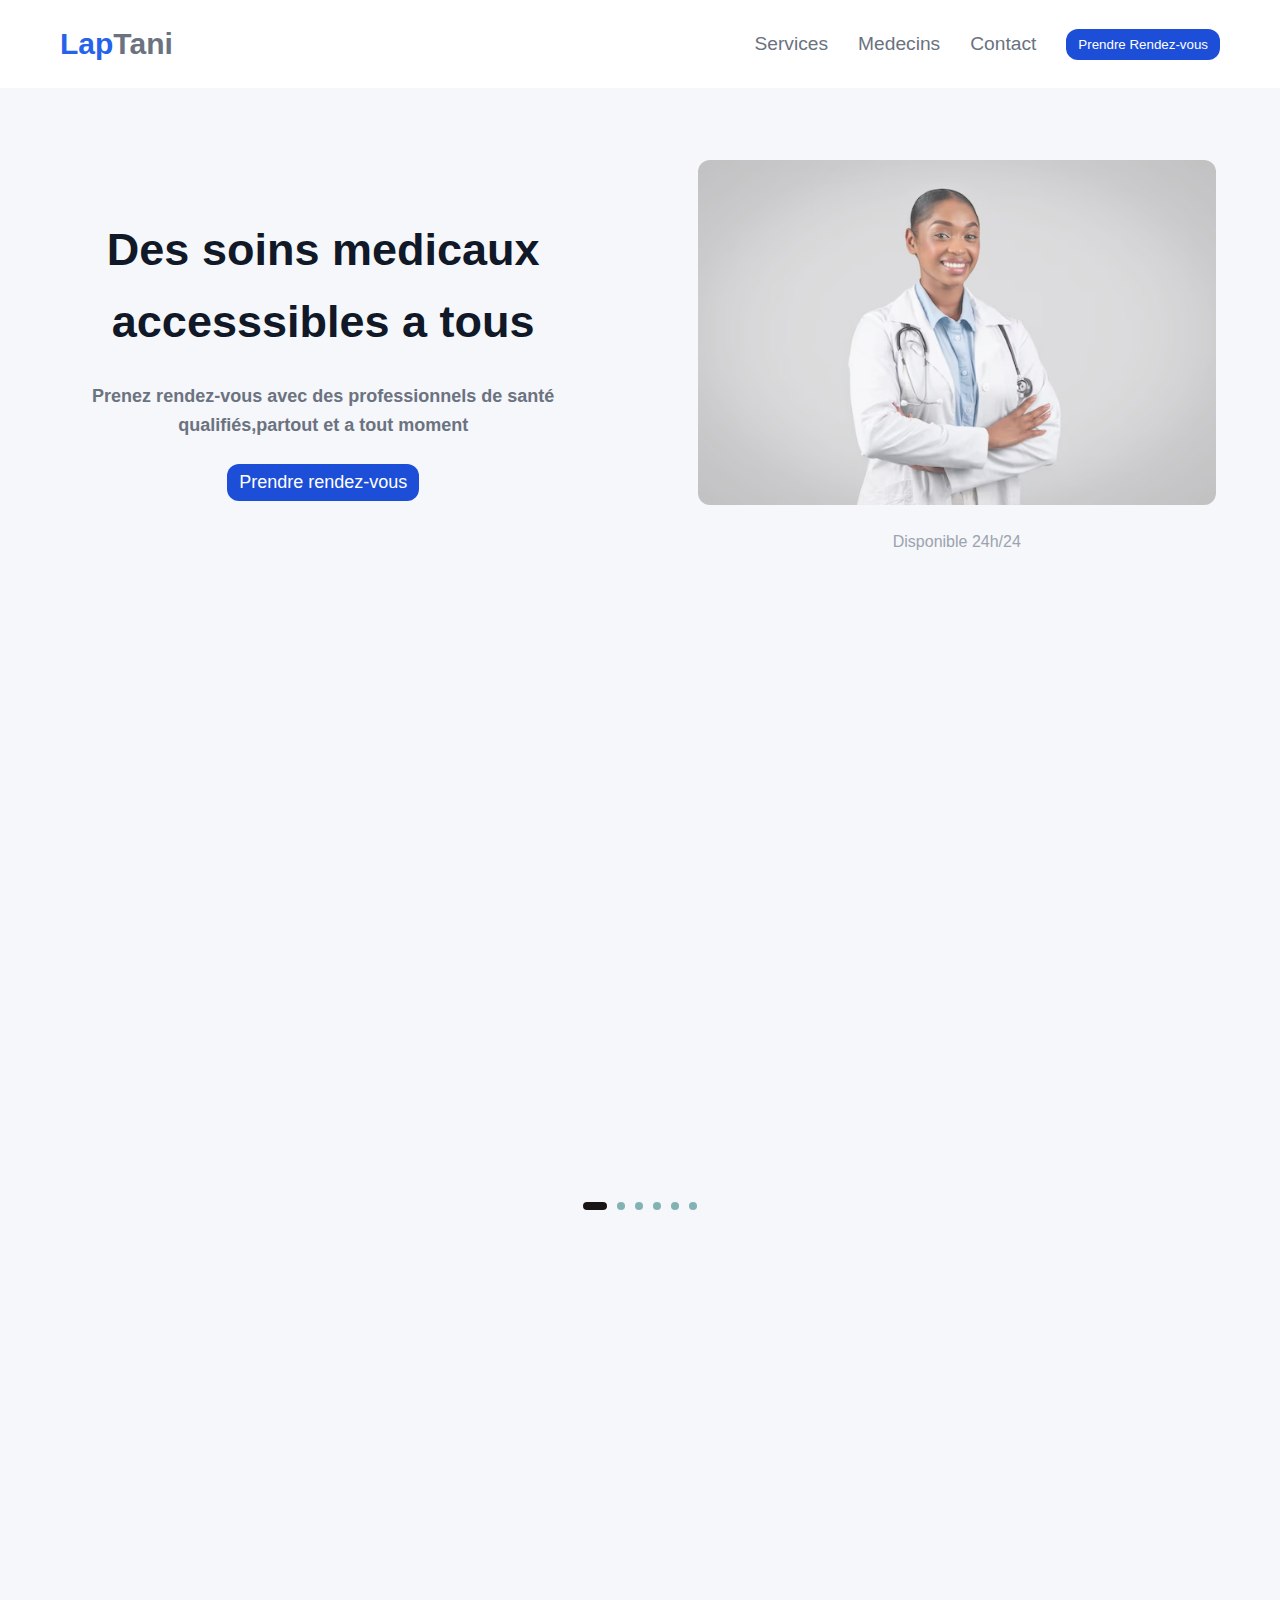
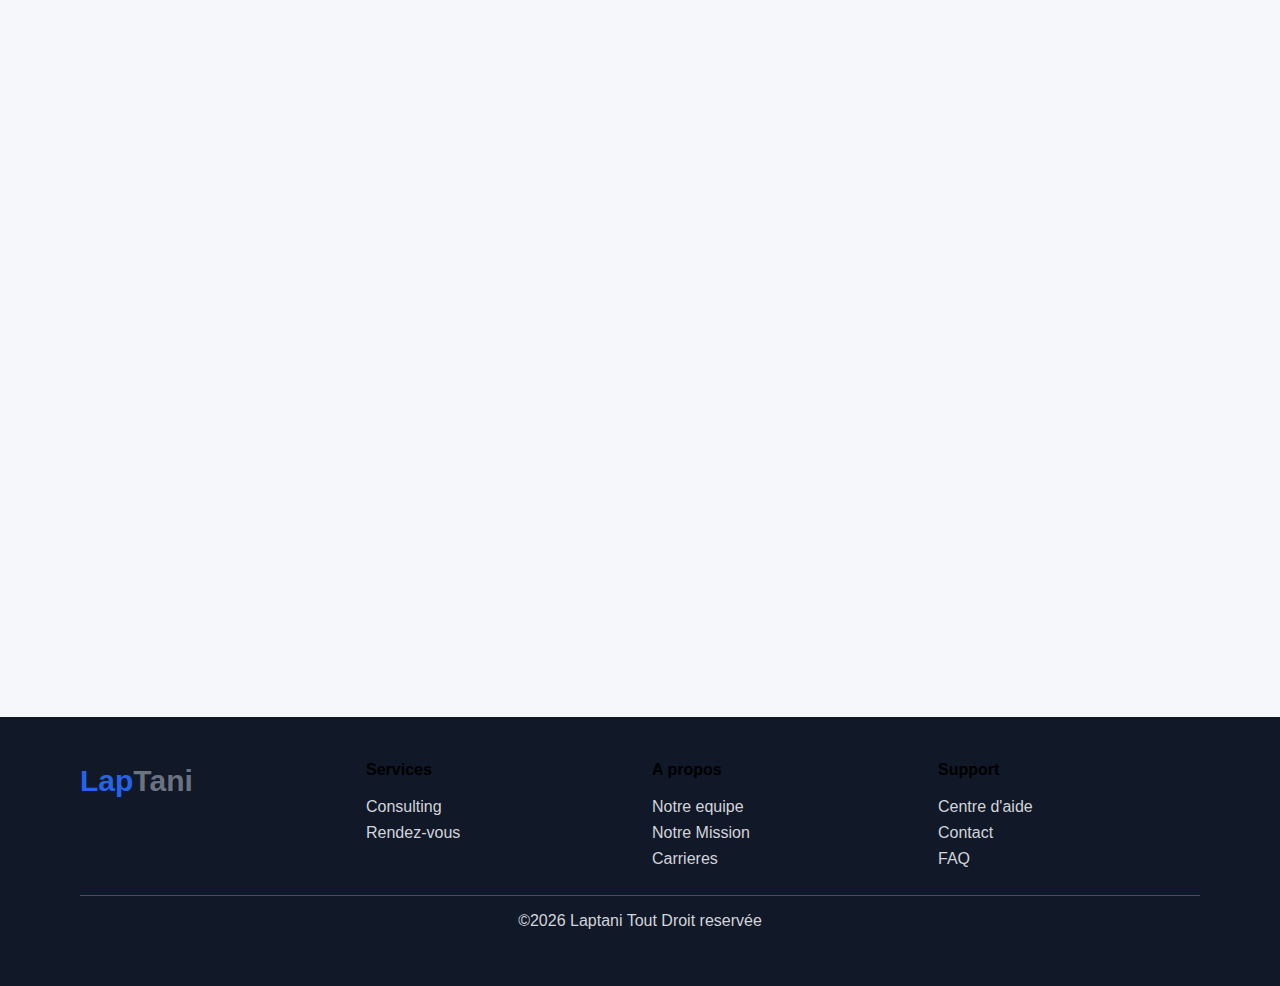
<file: index.html>
<!DOCTYPE html>
<html lang="fr">
<head>
    <meta charset="UTF-8">
    <meta name="viewport" content="width=device-width, initial-scale=1.0">
    <title>Accueil</title>
    <link rel="stylesheet" href="style/style.css">
    <link rel="icon" type="image/png" href="/ressources/Image/log_LP (1).png">
</head>
<body>
    <!-- L'entete -->

    <header>
        <div class="container-header">
            <p class="logo"><span class="lap">Lap</span>Tani</p>
            <nav>
                <div class="toggle">
                    <span class="line l1"></span>
                    <span class="line l2"></span>
                    <span class="line l3"></span>
                </div>
                <ul class="navbar">
                    <!-- <li><a href="#">Accueil</a></li> -->
                    <li><a href="pages/Services_Medicaux2/service.html">Services</a></li>
                    <li><a href="pages/Equipe_medecale/equipe.html">Medecins</a></li>
                    <li><a href="pages/Contact/contact.htm">Contact</a></li>
                    <button ><a href="pages/prise_de_rendez_vous/formulaire.html" class="cta btn-header">Prendre Rendez-vous</a></button>
                </ul>
            </nav>
        </div>
    </header>
    <!-- Le hero -->
      <section class="hero">
          <div class="col-45 text-hero">
            <h1>Des soins medicaux accesssibles a tous</h1>
            <p class="description-hero">
                Prenez rendez-vous avec des professionnels de santé qualifiés,partout et a tout moment
            </p>
            <button><span><a href="pages/prise_de_rendez_vous/formulaire.html" class="cta">Prendre rendez-vous</a></span></button>
        </div>
        <div class="col-45">
            <div>
                <img src="ressources/Image/docteur-noir-professionnel-joyeux-souriant-camera-bras-croises_116547-85081.avif" alt="docteur-souriant">
                <p class="hero-img-text">Disponible 24h/24</p>
            </div>
        </div>
    </section>
    <!-- Section services -->
        <section class="Section-services reveal">
            <h3 class="reveal">Nos services</h3>
            <div class="container-slide">
                <div class="card ">
                    <div class="slide-img active slider ">
                        <img src="ressources/Image/freepik__photo-a-female-healthcare-worker-in-blue-scrubs-an__32420.jpeg" alt="image1" >
                        <h4>Urgences</h4>
                        <p class="descrition-card">Consultation avec un medecin</p>
                        <button ><a href="pages/Services_Medicaux2/service.html" class="cta"><span>En savoir plus</span></a></button>
                    </div>
                    <div class="slide-img ">
                        <img src="ressources/Image/doctor-with-medical-mask-checking-his-notes.jpg" alt="image1" >
                        <h4>Medecine générale</h4>
                        <p class="descrition-card">Consultation avec un medecin</p>
                        <button ><a href="pages/Services_Medicaux2/service.html" class="cta"><span>En savoir plus</span></a></button>
                    </div>
                    <div class="slide-img ">
                        <img src="ressources/Image/68495.jpg" alt="image1" >
                        <h4>Maternité</h4>
                        <p class="descrition-card">Consultation avec un medecin</p>
                        <button ><a href="pages/Services_Medicaux2/service.html" class="cta"><span>En savoir plus</span></a></button>
                    </div>
                    <div class="slide-img ">
                        <img src="ressources/Image/9288.jpg" alt="image1" >
                        <h4>Pediatrie</h4>
                        <p class="descrition-card">Consultation avec un medecin</p>
                        <button ><a href="pages/Services_Medicaux2/service.html" class="cta"><span>En savoir plus</span></a></button>
                    </div>
                    <div class="slide-img ">
                        <img src="ressources/Image/62.jpg" alt="image1" >
                        <h4>Chirurgie</h4>
                        <p class="descrition-card">Consultation avec un medecin</p>
                        <button ><a href="pages/Services_Medicaux2/service.html" class="cta"><span>En savoir plus</span></a></button>
                    </div>
                    <div class="slide-img ">
                        <img src="ressources/Image/2148794440.jpg" alt="image1" >
                        <h4>Laboratoire</h4>
                        <p class="descrition-card">Consultation avec un medecin</p>
                        <button ><a href="pages/Services_Medicaux2/service.html" class="cta"><span>En savoir plus</span></a></button>
                    </div>
                    <button class="btnControl previous-btn " data-action="-1"><img src="ressources/Icone/left-arrow.svg" alt="btnleft"></button>
                    <button class="btnControl next-btn " data-action="1"><img src="ressources/Icone/right-arrow.svg" alt="btnleft"></button>
                </div>
            </div>
        </section>
        <div class="slide-dot ">
            <span class="dots active"></span>
            <span class="dots"></span>
            <span class="dots"></span>
            <span class="dots"></span>
            <span class="dots"></span>
            <span class="dots"></span>
        </div>

    <!-- Section urgences -->
      <section class="urgence reveal">
          <div class="container-urgence reveal">
            <h3 class="h3-urgence">URGENCES</h3>
            <p class="description-urgence">Urgences 24h/24-Appelez le 17</p>
            <button ><a href="pages/Urgence/urgence.html" class="cta">Accedez aux urgences</a></button>
        </div>
     </section>
     <!-- Section Actualite et annonces -->
        <section class="annonce reveal">
            <div class="container-equipe reveal">
                <h3>Actualités & annonces</h3>
                <div class="flex">
                    <div class="card reveal">
                        <img src="ressources/docteur-noir-professionnel-joyeux-souriant-camera-bras-croises_116547-85081.avif" alt="image1" class="img-equipe reveal">
                        <h4>A la Une</h4>
                        <p class="descrition-card">Consultation avec un medecin</p>
                        <button ><a href="pages/actualite_annonces/annonces.html" class="cta">Voir Plus</a></button>
                    </div>
                    <!-- <div class="card">
                        <img src="ressources/docteur-noir-professionnel-joyeux-souriant-camera-bras-croises_116547-85081.avif" alt="image1" class="img-equipe">
                        <h4>Urgences</h4>
                        <p class="descrition-card">Consultation avec un medecin</p>
                    </div>
                    <div class="card">
                        <img src="ressources/docteur-noir-professionnel-joyeux-souriant-camera-bras-croises_116547-85081.avif" alt="image1" class="img-equipe">
                        <h4>Urgences</h4>
                        <p class="descrition-card">Consultation avec un medecin</p>
                    </div> -->
                </div>
            </div>
        </section>
    <!-- Section aide -->
      <section class="aide reveal">
          <div class="container-aide reveal">
            <h3 class="h3-aide">Besoin d'information ?</h3>
            <p class="description-aide">Contactez notre equipe des maintenant</p>
            <button ><a href="pages/Contact/contact.htm" class="cta">Nous contactez</a></button>
        </div>
     </section>
    <footer>
        <div class="container-footer">
            <div class="grid-footer">
                <div class="footer">
                    <p class="logo"><span class="lap">Lap</span>Tani</p>
                </div>
                <div class="footer">
                    <h4>Services</h4>
                    <ul>
                        <li><a href="#">Consulting</a></li>
                        <li><a href="pages/prise_de_rendez_vous/formulaire.html">Rendez-vous</a></li>
                    </ul>
                </div>
                <div class="footer">
                    <h4>A propos</h4>
                    <ul>
                        <li><a href="pages/Equipe_medecale/equipe.html">Notre equipe</a></li>
                        <li><a href="pages/A_Propos1/propos.html#mission">Notre Mission</a></li>
                        <li><a href="pages/A_Propos1/propos.html">Carrieres</a></li>
                    </ul>
                </div>
                <div class="footer">
                    <h4>Support</h4>
                    <ul>
                        <li><a href="pages/aide_information/info.html">Centre d'aide</a></li>
                        <li><a href="pages/Contact/contact.htm">Contact</a></li>
                        <li><a href="pages/aide_information/info.html#FAQ">FAQ</a></li>
                    </ul>
                </div>
            </div>
            <div class="copyright">
                <p >&copy;2026 Laptani Tout Droit reservée</p>
            </div>
        </div>
    </footer>
    <script src="Script/script.js"></script>
</body>
</html>
</file>
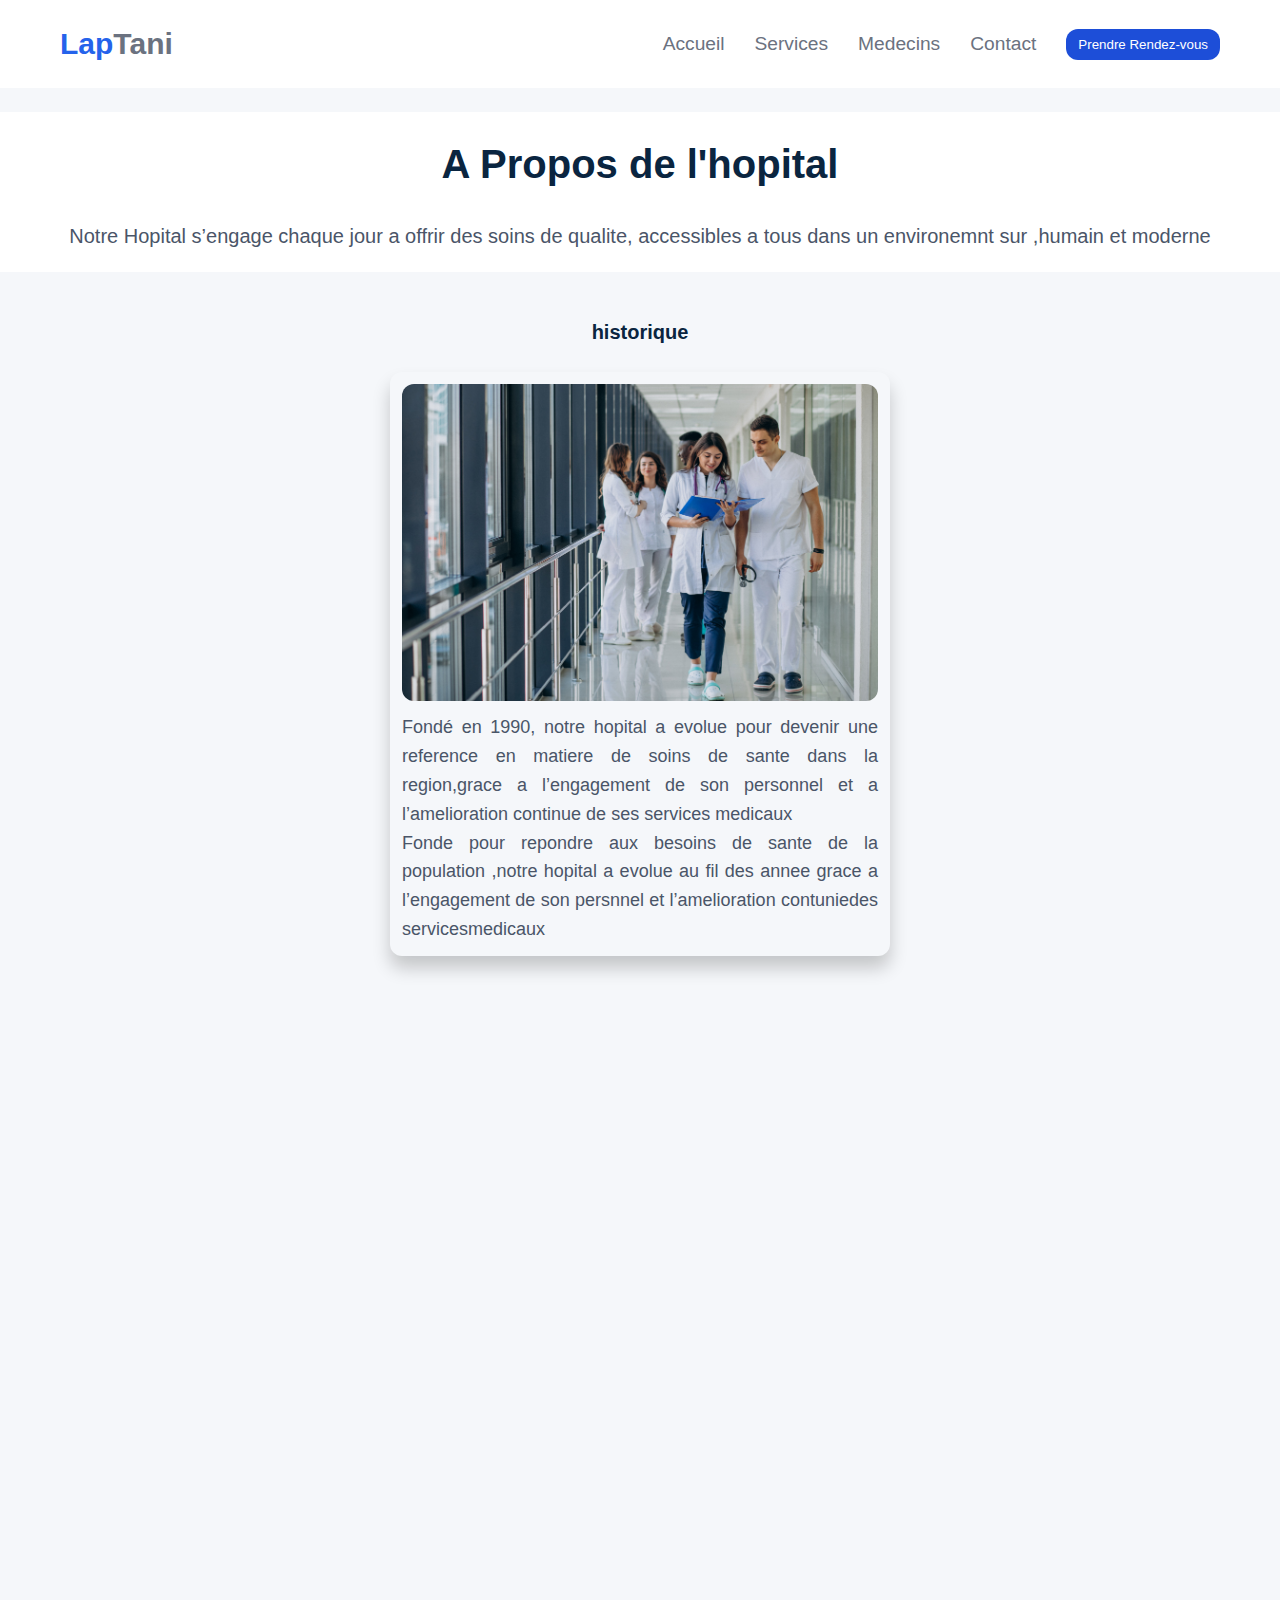
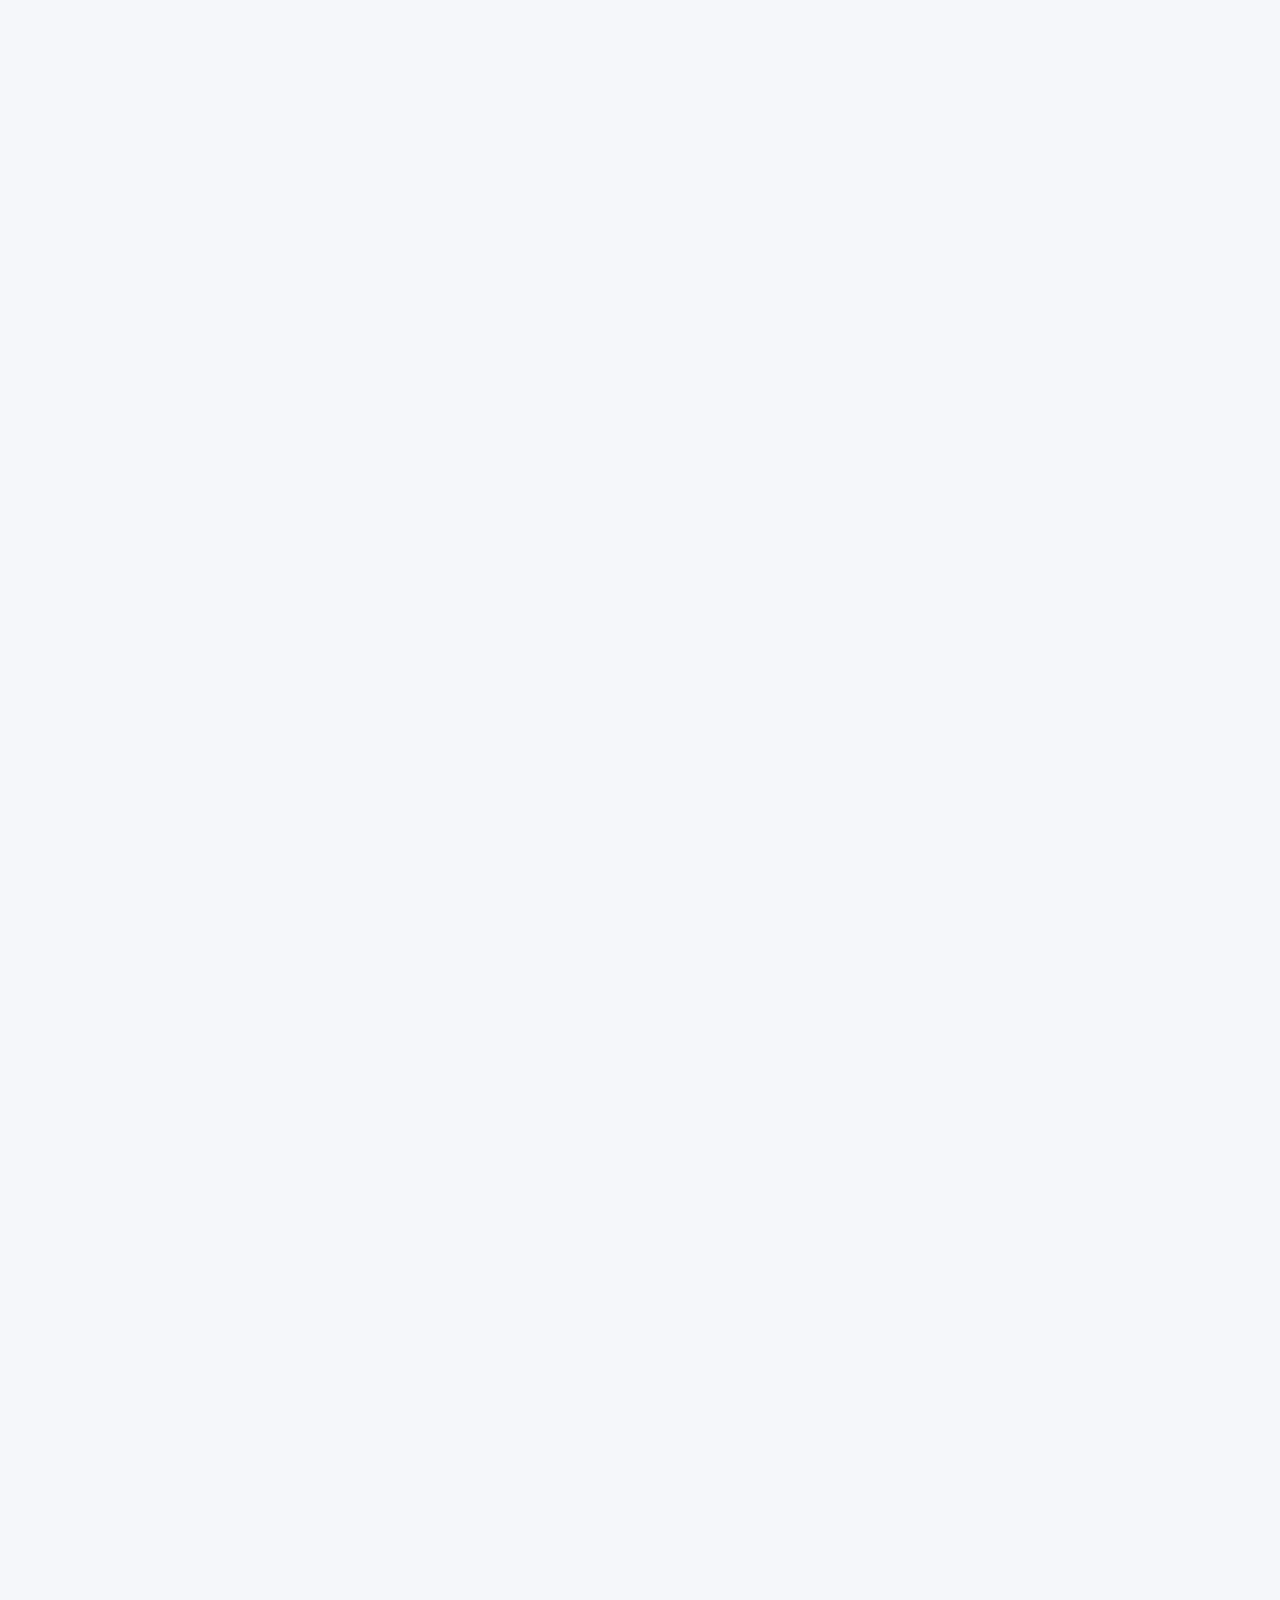
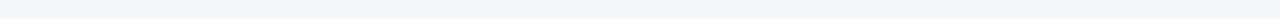
<file: pages/A_Propos1/propos.html>
<!DOCTYPE html>
<html lang="fr">
<head>
    <meta charset="UTF-8">
    <meta name="viewport" content="width=device-width, initial-scale=1.0">
    <title>A propos</title>
    <link rel="stylesheet" href="../../style/style.css">
    <link rel="icon" type="image/png" href="../../ressources/Image/log_LP (1).png">

</head>
<body>
    <header>
        <div class="container-header">
            <p class="logo"><span class="lap">Lap</span>Tani</p>
            <nav>
                <div class="toggle">
                    <span class="line l1"></span>
                    <span class="line l2"></span>
                    <span class="line l3"></span>
                </div>
                <ul class="navbar">
                    <li><a href="../../index.html">Accueil</a></li>
                    <li><a href="../Services_Medicaux2/service.html">Services</a></li>
                    <li><a href="../Equipe_medecale/equipe.html">Medecins</a></li>
                    <li><a href="../Contact/contact.htm">Contact</a></li>
                    <button ><a href="../prise_de_rendez_vous/formulaire.html" class="cta btn-header">Prendre Rendez-vous</a></button>
                </ul>
            </nav>
        </div>
    </header>

    <section class="propos-2">
        <div class="container-p2">
            <h2>A Propos de l'hopital</h2>
            <p>Notre Hopital s’engage chaque jour a offrir des soins de qualite, accessibles a tous dans un environemnt sur ,humain et moderne</p>
        </div>
    </section>
    <section class="historique">
        <div class="container-h2 ">
            <h3>historique</h3>
            <div class="card ">
            <img src="../../ressources/Image/21202.jpg" alt="image_historique">
            <p>Fondé en 1990, notre hopital a evolue pour devenir une reference en matiere de soins de sante dans la region,grace a l’engagement de son personnel et a l’amelioration continue de ses services medicaux <br>Fonde pour repondre aux besoins de sante de la population ,notre hopital a evolue au fil des annee grace a l’engagement de son persnnel et l’amelioration contuniedes servicesmedicaux</p>
        </div>
    </div>
</section>
    <section class="valeur_mission reveal">
    <div class="container-vm2">
        <div class="valeur">
            <div class="card reveal" id="mission">
            <img src="../../ressources/Image/10459.jpg" alt="image_historique">
            <h4 >Mission</h4>
            <p>Assurer des Soins medicaux fiables et de qualite,centre sur le patient ,tout en respectant l’ethique medical et la dignite humain</p>
        </div>
        </div>
        <div class="valeur">
            <div class="card reveal">
            <img src="../../ressources/Image/14095.jpg" alt="image_historique">
            <h4>Valeur</h4>
            <p>Respect du patient ,engagement ,professionnalisme,solidarite et amelioration contunie de la qualitite des soins</p>
            </div>
        </div>
    </div>
</section>
<section class="objectif reveal">
    <div class="container-oh2">
        <h3>Nos Objectif</h3>
        <div class="grid-h2">
        <div class="items">
            <img src="../../ressources/Icone/hospital-regular-full (1).svg" alt="icone1" width="24" height="24">
            <p>Ameliore l’acces aux soins de sante dans notre hopital</p>
        </div>
        <div class="items">
            <img src="../../ressources/Icone/handshake-regular-full (1).svg" alt="icone1" width="24px" height="24px">
            <p>Offrir un accueil chaleureux et securite</p>
        </div>
        <div class="items">
            <img src="../../ressources/Icone/suitcase-medical-solid-full (1).svg" alt="icone1" width="24px" height="24px">
            <p>Developper les competences du personnel medical</p>
        </div>
        <div class="items">
            <img src="../../ressources/Icone/pacemaker_24dp_0A2540_FILL0_wght400_GRAD0_opsz24.svg" alt="icone1" width="24px" height="24px">
            <p>Utiliser des equipements modernes et fiables</p>
        </div>
    </div>
</div>
</section>
<section class="msg reveal">
    <h3>Messages de la direction</h3>
    <div class="container-msg">
        <div class="card reveal">
            <img src="../../ressources/Image/1770897545392.png" alt="image_historique">
            <p class="dg">DG</p>
            <p class="des-msg">"La direction de l’hopital remercie l’ensemble du personnel pour son devouement et reafirme son engagement a ameliorer continuellement la qualite des effort a la population"</p>
        </div>
    </div>
</section>
<section class="aide-sup reveal">
    <div class="container-aide">
        <h3>Besoin d'information Suplementaire?</h3>
        <p>Decouvrez nos Services medicaux ou prenez rende-vous avec notre equipe des aujourd’hui</p>
        <buton><a href="../aide_information/info.html" class="cta">Nous Contactez</a></buton>
    </div>
</section>
<footer class="reveal">
        <div class="container-footer">
            <div class="grid-footer">
                <div class="footer">
                    <p class="logo"><span class="lap">Lap</span>Tani</p>
                </div>
                <div class="footer">
                    <h4>Services</h4>
                    <ul>
                        <li><a href="../Contact/contact.htm">Consulting</a></li>
                        <li><a href="../prise_de_rendez_vous/formulaire.html">Rendez-vous</a></li>
                    </ul>
                </div>
                <div class="footer">
                    <h4>A propos</h4>
                    <ul>
                        <li><a href="../Equipe_medecale/equipe.html">Notre equipe</a></li>
                        <li><a href="../A_Propos1/propos.html#mission">Notre Mission</a></li>
                        <li><a href="../A_Propos1/propos.html">Carrieres</a></li>
                    </ul>
                </div>
                <div class="footer">
                    <h4>Support</h4>
                    <ul>
                        <li><a href="../aide_information/info.html">Centre d'aide</a></li>
                        <li><a href="../Contact/contact.htm">Contact</a></li>
                        <li><a href="../aide_information/info.html#FAQ">FAQ</a></li>
                        <li><a href="../horaire_visites/horaire.html">Horaire</a></li>
                    </ul>
                </div>
            </div>
            <div class="copyright">
                <p >&copy;2026 Laptani Tout Droit reservée</p>
            </div>
        </div>
    </footer>
    <script src="../../Script/script.js"></script>

</body>
</html>
</file>
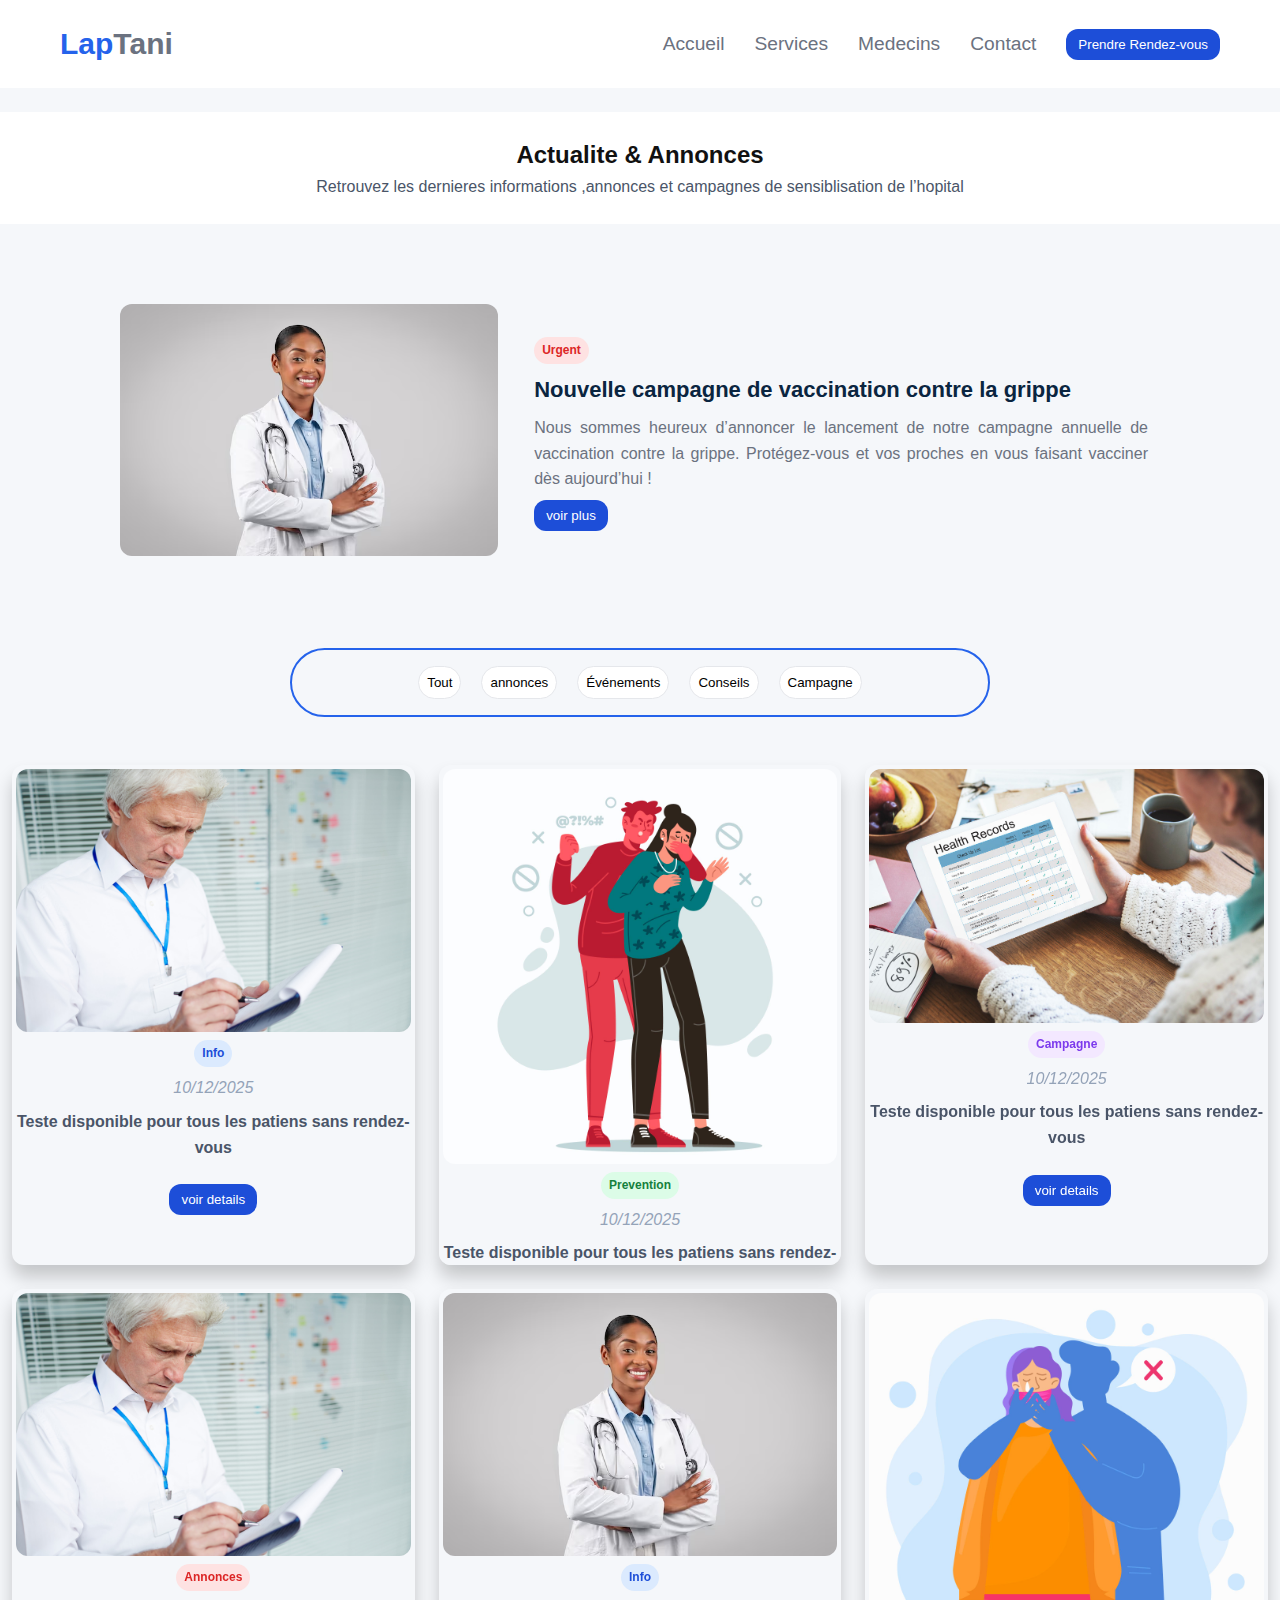
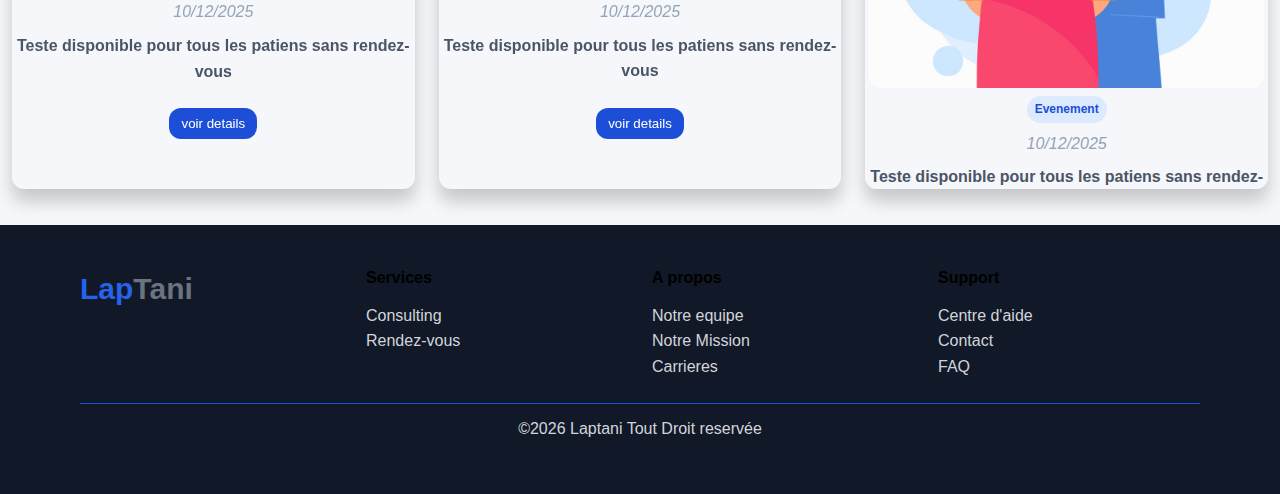
<file: pages/actualite_annonces/annonces.html>
<!DOCTYPE html>
<html lang="f">
<head>
    <meta charset="UTF-8">
    <meta name="viewport" content="width=device-width, initial-scale=1.0">
    <title>Actualite & Annonces</title>
    <link rel="stylesheet" href="../../style/style.css">
    <link rel="icon" type="image/png" href="../../ressources/Image/log_LP (1).png">
</head>
<body>
    <header>
        <div class="container-header">
            <p class="logo"><span class="lap">Lap</span>Tani</p>
            <nav>
                <div class="toggle">
                    <span class="line l1"></span>
                    <span class="line l2"></span>
                    <span class="line l3"></span>
                </div>
                <ul class="navbar">
                    <li><a href="../../index.html">Accueil</a></li>
                    <li><a href="../Services_Medicaux2/service.html">Services</a></li>
                    <li><a href="../Equipe_medecale/equipe.html">Medecins</a></li>
                    <li><a href="../Contact/contact.htm">Contact</a></li>
                    <button ><a href="../prise_de_rendez_vous/formulaire.html" class="cta btn-header">Prendre Rendez-vous</a></button>
                </ul>
            </nav>
        </div>
    </header>

    <div class="actualite">
        <div class="container-h8">
            <h2>Actualite & Annonces</h2>
            <p>Retrouvez les dernieres informations ,annonces et campagnes de sensiblisation de l’hopital</p>
        </div>
    </div>
    
    <div class="container-m">
        <div class="annonces-m">
            <div class="card-m">
                <img src="../../ressources/docteur-noir-professionnel-joyeux-souriant-camera-bras-croises_116547-85081.avif" alt="image-annonce">
            </div>
            <div class="texte-annonces">
                <span class="badge badge-urgent">Urgent</span>
                <h4>Nouvelle campagne de vaccination contre la grippe</h4>
                <p>Nous sommes heureux d’annoncer le lancement de notre campagne annuelle de vaccination contre la grippe. Protégez-vous et vos proches en vous faisant vacciner dès aujourd’hui !</p>
                <button class="cta show-more">voir plus</button>
                <div class="extra-text">
                    <p>Lorem ipsum dolor sit amet, consectetur adipiscing elit. Sed non risus. Suspendisse lectus tortor, dignissim sit amet, adipiscing nec, ultricies sed, dolor.</p>
                    <p>Cras elementum ultrices diam. Maecenas ligula massa, varius a, semper congue, euismod non, mi.</p>
                    <p><a href="#" class="close-more">Fermer</a></p>
                </div>
            </div>
        </div>
    </div>

    <div class="container-f">
        <div class="filtre">
            <div class="filtre-m">
            <button class="btn-filtre" data-filter="all">Tout</button>
            <button class="btn-filtre" data-filter="annonces">annonces</button>
            <button class="btn-filtre" data-filter="evenement">Événements</button>
            <button class="btn-filtre" data-filter="conseils">Conseils</button>
            <button class="btn-filtre" data-filter="campagne">Campagne</button>
        </div>
    </div>
    </div>

    <div class="card-grid">
        <div class="card" data-category="info">
            <img src="../../ressources/Image/15351.jpg" alt="image-card">
            <span class="badge badge-info">Info</span>
            <p class="date">10/12/2025</p>
            <p class="resume">Teste disponible pour tous les patiens sans rendez-vous</p>
            <button class="cta show-more">voir details</button>
            <div class="extra-text">
                <p>Lorem ipsum dolor sit amet, consectetur adipiscing elit. Vestibulum et ligula in nunc bibendum fringilla a eu lectus.</p>
                <p><a href="#" class="close-more">Fermer</a></p>
            </div>
        </div>
        <div class="card" data-category="prevention">
            <img src="../../ressources/Image/8810650_3985486.jpg" alt="image-card">
            <span class="badge badge-prevention">Prevention</span>
            <p class="date">10/12/2025</p>
            <p class="resume">Teste disponible pour tous les patiens sans rendez-vous</p>
            <button class="cta show-more">voir details</button>
            <div class="extra-text">
                <p>Lorem ipsum dolor sit amet, consectetur adipiscing elit. Vestibulum et ligula in nunc bibendum fringilla a eu lectus.</p>
                <p><a href="#" class="close-more">Fermer</a></p>
            </div>
        </div>
        <div class="card" data-category="campagne">
            <img src="../../ressources/Image/123685.jpg" alt="image-card">
            <span class="badge-campagne badge">Campagne</span>
            <p class="date">10/12/2025</p>
            <p class="resume">Teste disponible pour tous les patiens sans rendez-vous</p>
            <button class="cta show-more">voir details</button>
            <div class="extra-text">
                <p>Lorem ipsum dolor sit amet, consectetur adipiscing elit. Vestibulum et ligula in nunc bibendum fringilla a eu lectus.</p>
                <p><a href="#" class="close-more">Fermer</a></p>
            </div>
        </div>
        <div class="card" data-category="annonces">
            <img src="../../ressources/Image/15351.jpg" alt="image-card">
            <span class="badge badge-annonces">Annonces</span>
            <p class="date">10/12/2025</p>
            <p class="resume">Teste disponible pour tous les patiens sans rendez-vous</p>
            <button class="cta show-more">voir details</button>
            <div class="extra-text">
                <p>Lorem ipsum dolor sit amet, consectetur adipiscing elit. Vestibulum et ligula in nunc bibendum fringilla a eu lectus.</p>
                <p><a href="#" class="close-more">Fermer</a></p>
            </div>
        </div>
        <div class="card" data-category="info">
            <img src="../../ressources/docteur-noir-professionnel-joyeux-souriant-camera-bras-croises_116547-85081.avif" alt="image-card">
            <span class="badge badge-info">Info</span>
            <p class="date">10/12/2025</p>
            <p class="resume">Teste disponible pour tous les patiens sans rendez-vous</p>
            <button class="cta show-more">voir details</button>
            <div class="extra-text">
                <p>Lorem ipsum dolor sit amet, consectetur adipiscing elit. Vestibulum et ligula in nunc bibendum fringilla a eu lectus.</p>
                <p><a href="#" class="close-more">Fermer</a></p>
            </div>
        </div>
        <div class="card" data-category="evenement">
            <img src="../../ressources/Image/9009671_4072120.jpg" alt="image-card">
            <span class="badge badge-evenement">Evenement</span>
            <p class="date">10/12/2025</p>
            <p class="resume">Teste disponible pour tous les patiens sans rendez-vous</p>
            <details class="card-details">
                <summary class="cta">voir details</summary>
                <div class="extra-text">
                    <p>Lorem ipsum dolor sit amet, consectetur adipiscing elit. Vestibulum et ligula in nunc bibendum fringilla a eu lectus.</p>
                </div>
            </details>
        </div>
    </div>

    
    <footer>
        <div class="container-footer">
            <div class="grid-footer">
                <div class="footer">
                    <p class="logo"><span class="lap">Lap</span>Tani</p>
                </div>
                <div class="footer">
                    <h4>Services</h4>
                    <ul>
                        <li><a href="#">Consulting</a></li>
                        <li><a href="../prise_de_rendez_vous/formulaire.html">Rendez-vous</a></li>
                    </ul>
                </div>
                <div class="footer">
                    <h4>A propos</h4>
                    <ul>
                        <li><a href="../Equipe_medecale/equipe.html">Notre equipe</a></li>
                        <li><a href="../A_Propos1/propos.html#mission">Notre Mission</a></li>
                        <li><a href="../A_Propos1/propos.html">Carrieres</a></li>
                    </ul>
                </div>
                <div class="footer">
                    <h4>Support</h4>
                    <ul>
                        <li><a href="../aide_information/info.html">Centre d'aide</a></li>
                        <li><a href="../Contact/contact.htm">Contact</a></li>
                        <li><a href="../aide_information/info.html#FAQ">FAQ</a></li>
                    </ul>
                </div>
            </div>
            <div class="copyright">
                <p >&copy;2026 Laptani Tout Droit reservée</p>
            </div>
        </div>
    </footer>
    <script src="../../Script/script.js"></script>
</body>
</html>
</file>
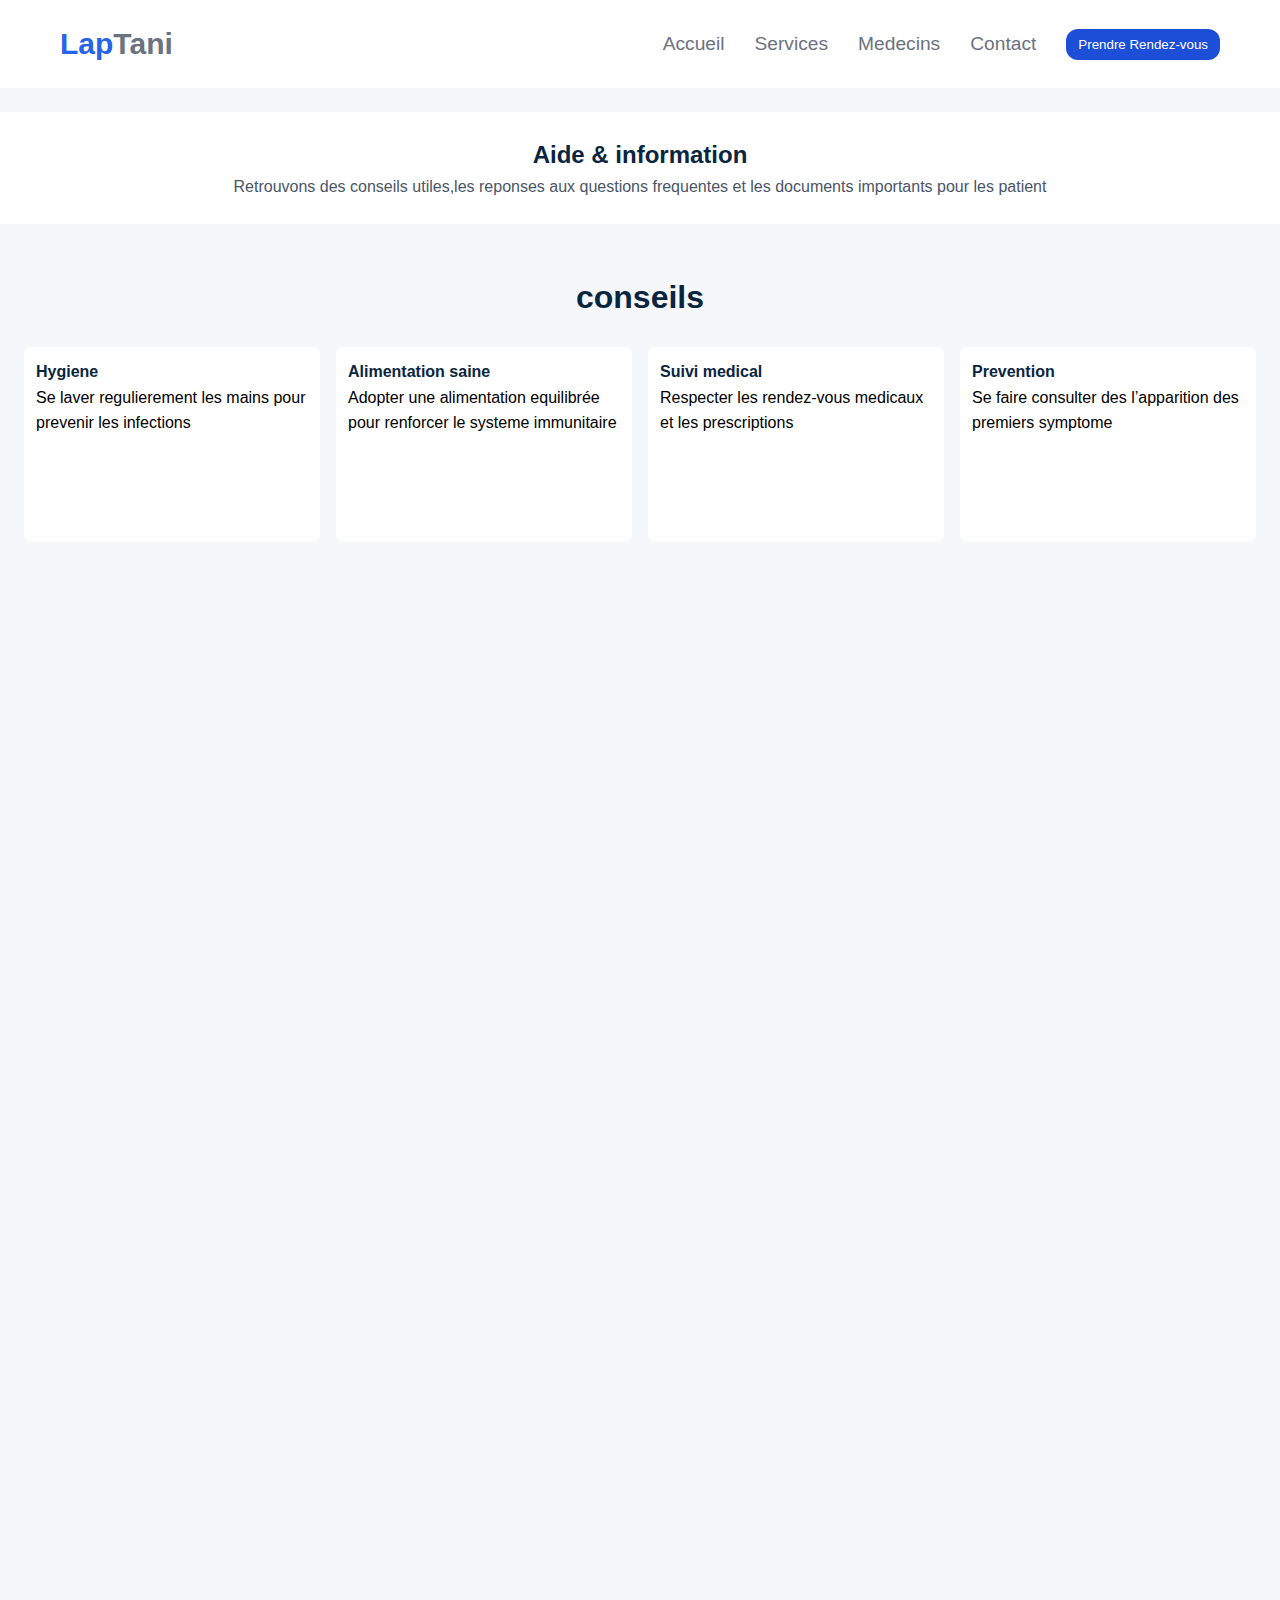
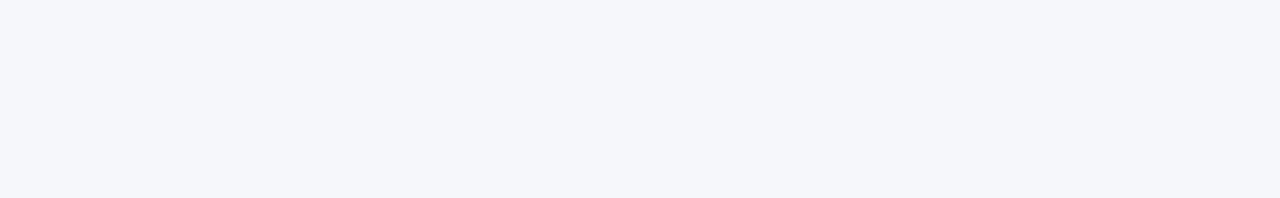
<file: pages/aide_information/info.html>
<!DOCTYPE html>
<html lang="fr">
<head>
    <meta charset="UTF-8">
    <meta name="viewport" content="width=device-width, initial-scale=1.0">
    <title>Aide & Information</title>
    <link rel="stylesheet" href="../../style/style.css">
    <link rel="icon" type="image/png" href="../../ressources/Image/log_LP (1).png">
</head>
<body>
    <header>
        <div class="container-header">
            <p class="logo"><span class="lap">Lap</span>Tani</p>
            <nav>
                <div class="toggle">
                    <span class="line l1"></span>
                    <span class="line l2"></span>
                    <span class="line l3"></span>
                </div>
                <ul class="navbar">
                    <li><a href="../../index.html">Accueil</a></li>
                    <li><a href="../Services_Medicaux2/service.html">Services</a></li>
                    <li><a href="../Equipe_medecale/equipe.html">Medecins</a></li>
                    <li><a href="../Contact/contact.htm">Contact</a></li>
                    <button ><a href="../prise_de_rendez_vous/formulaire.html" class="cta btn-header">Prendre Rendez-vous</a></button>
                </ul>
            </nav>
        </div>
    </header>

    <div class="contact-header">
        <div class="container-h9">
            <h2>Aide & information</h2>
            <p>Retrouvons des conseils utiles,les reponses aux questions frequentes et les documents importants pour les patient</p>
        </div>
    </div>
    <section class="contactez-nous">
        <h3>conseils</h3>
        <div class="container">
            <div class="adresse">
                <h4>Hygiene</h4>
                <p>Se laver regulierement les mains pour prevenir les infections</p>
            </div>
            <div class="adresse">
                <h4>Alimentation saine</h4>
                <p>Adopter une alimentation equilibrée pour renforcer le systeme immunitaire</p>
            </div>
            <div class="adresse">
                <h4>Suivi medical</h4>
                <p>Respecter les rendez-vous medicaux et les prescriptions</p>
            </div>
            <div class="adresse">
                <h4>Prevention</h4>
                <p>Se faire consulter des l’apparition des premiers symptome </p>
            </div>
        </div>
    </section>
    <section class="faq reveal">
        <div class="container-faq reveal" id="FAQ">
            <h3>FAQ</h3>
            <div class="Faq">
                <h4>Comment prendre rendez-vous?</h4>
                <p>Via le formulaire en ligne ou en contactantl’accueil de l’hopital.</p>
            </div>
            <div class="Faq">
                <h4>Quels  documents apporter ?</h4>
                <p>Une piece d’identité et le carnet de santé si disponible.</p>
            </div>
            <div class="Faq">
                <h4>Les soins  sont t’ils payants?</h4>
                <p>Certains soins sont gratuits,d’autres sont soumis a une tarification</p>
            </div>
            <div class="Faq">
                <h4>Puis-je accompagner un patient?</h4>
                <p>Oui,selon les regles de visites de l’hopital</p>
            </div>
        </div>
    </section>
    <section class="telecharger reveal">
        <div class="container-telecharger reveal">
            <h4>Tarifs des Services</h4>
            <p>telecharger le document contenant les tarifs officiels</p>
            <div class="downloag">
                <span class="cta"><a href="../../ressources/Tarifs_info/Project Laptani.pdf" download="Fiche_tarifs.pdf" style="color: #fff;">Telecharger</a></span>
                <img src="../../ressources/Icone/download-solid-full (1).svg" alt="telecharger">
            </div>
        </div>
    </section>
    <div class="info-sup reveal">
        <h3>Besoin d’information supplementaire</h3>
        <button ><a href="../Contact/contact.htm" class="cta">Contactez-nous</a></button>
    </div>
    <footer class="reveal">
        <div class="container-footer">
            <div class="grid-footer">
                <div class="footer">
                    <p class="logo"><span class="lap">Lap</span>Tani</p>
                </div>
                <div class="footer">
                    <h4>Services</h4>
                    <ul>
                        <li><a href="../Contact/contact.htm">Consulting</a></li>
                        <li><a href="../prise_de_rendez_vous/formulaire.html">Rendez-vous</a></li>
                    </ul>
                </div>
                <div class="footer">
                    <h4>A propos</h4>
                    <ul>
                        <li><a href="../Equipe_medecale/equipe.html">Notre equipe</a></li>
                        <li><a href="../A_Propos1/propos.html#mission">Notre Mission</a></li>
                        <li><a href="../A_Propos1/propos.html">Carrieres</a></li>
                    </ul>
                </div>
                <div class="footer">
                    <h4>Support</h4>
                    <ul>
                        <li><a href="../aide_information/info.html">Centre d'aide</a></li>
                        <li><a href="../Contact/contact.htm">Contact</a></li>
                        <li><a href="../aide_information/info.html#FAQ">FAQ</a></li>
                        <li><a href="../horaire_visites/horaire.html">Horaire</a></li>
                    </ul>
                </div>
            </div>
            <div class="copyright">
                <p >&copy;2026 Laptani Tout Droit reservée</p>
            </div>
        </div>
    </footer>
    <script src="../../Script/script.js"></script>
</body>
</html>
</file>
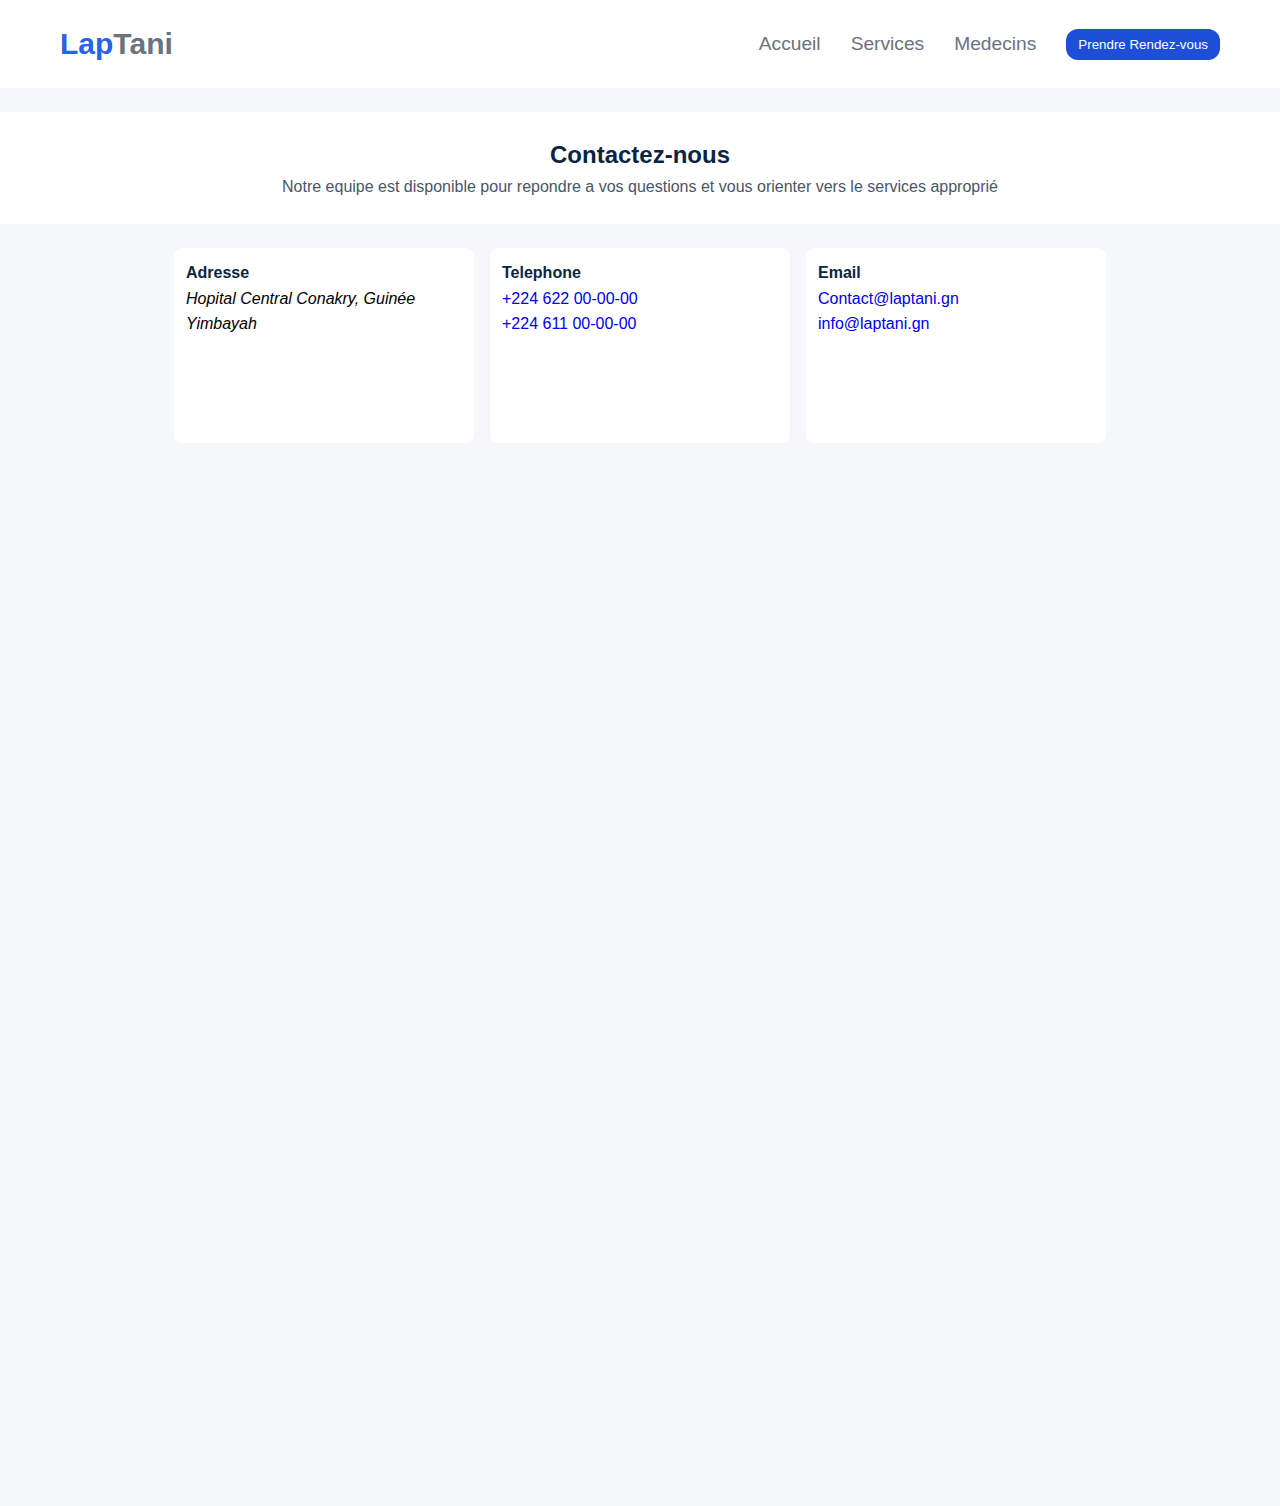
<file: pages/Contact/contact.htm>
<!DOCTYPE html>
<html lang="fr">
<head>
    <meta charset="UTF-8">
    <meta name="viewport" content="width=device-width, initial-scale=1.0">
    <title>Contact</title>
    <link rel="stylesheet" href="../../style/style.css">
    <link rel="icon" type="image/png" href="../../ressources/Image/log_LP (1).png">
</head>
<body>
    <header>
        <div class="container-header">
            <p class="logo"><span class="lap">Lap</span>Tani</p>
            <nav>
                <div class="toggle">
                    <span class="line l1"></span>
                    <span class="line l2"></span>
                    <span class="line l3"></span>
                </div>
                <ul class="navbar">
                    <li><a href="../../index.html">Accueil</a></li>
                    <li><a href="../Services_Medicaux2/service.html">Services</a></li>
                    <li><a href="../Equipe_medecale/equipe.html">Medecins</a></li>
                    <!-- <li><a href="../Contact/contact.htm">Contact</a></li> -->
                    <button ><a href="../prise_de_rendez_vous/formulaire.html" class="cta btn-header">Prendre Rendez-vous</a></button>
                </ul>
            </nav>
        </div>
    </header>

    <div class="contact-header">
        <div class="container-h9">
            <h2>Contactez-nous</h2>
            <p>Notre equipe est disponible pour repondre a vos questions et vous orienter vers le services approprié</p>
        </div>
    </div>
    <section class="contactez-nous">
        <div class="container">
            <div class="adresse">
                <h4>Adresse</h4>
                <p><address>Hopital Central Conakry, Guinée Yimbayah</address></p>
            </div>
            <div class="adresse">
                <h4>Telephone</h4>
                <p><a href="tel:+224622000000">+224 622 00-00-00</a></p>
                <p><a href="tel:+224611000000">+224 611 00-00-00</a></p>
            </div>
            <div class="adresse">
                <h4>Email</h4>
                <p><a href="mailto:Contact@laptani.gn">Contact@laptani.gn</a></p>
                <p><a href="mailto:info@laptani.gn">info@laptani.gn</a></p>
            </div>
        </div>
    </section>
    <section class="formulaires reveal">
        <div class="formulaire reveal">
            <form  name="formulaire_contact" method="post" data-netlify="true">
            <div class="container-h6">
                <p class="logo-contact">Laptani</p>
                <div class="group">
                    <label for="nom">Nom Complet</label>
                    <input type="text" name="nom" id="nom" placeholder="votre nom">
                </div>
                <div class="group">
                    <label for="tel">Telephone</label>
                    <input type="tel" name="tel" id="tel" placeholder="votre numero de Telephone">
                </div>
                <div class="group">
                    <label for="email">Email</label>
                    <input type="email" name="email" id="email" placeholder="example@email.com">
                </div>
            </div>
            <div class="group-texteare">
                <label for="message">Message</label>
                <textarea name="message" id="message" cols="30" rows="10" required placeholder="votre message"></textarea>
            </div>
            <div class="btn-form">
                <button type="submit" class="cta">Envoyer le message</button>
            </div>
        </form>
        </div>
    </section>
    <footer class="reveal">
        <div class="container-footer">
            <div class="grid-footer">
                <div class="footer">
                    <p class="logo"><span class="lap">Lap</span>Tani</p>
                </div>
                <div class="footer">
                    <h4>Services</h4>
                    <ul>
                        <li><a href="#">Consulting</a></li>
                        <li><a href="../prise_de_rendez_vous/formulaire.html">Rendez-vous</a></li>
                    </ul>
                </div>
                <div class="footer">
                    <h4>A propos</h4>
                    <ul>
                        <li><a href="../Equipe_medecale/equipe.html">Notre equipe</a></li>
                        <li><a href="../A_Propos1/propos.html#mission">Notre Mission</a></li>
                        <li><a href="../A_Propos1/propos.html">Carrieres</a></li>
                    </ul>
                </div>
                <div class="footer">
                    <h4>Support</h4>
                    <ul>
                        <li><a href="../aide_information/info.html">Centre d'aide</a></li>
                        <li><a href="../Contact/contact.htm">Contact</a></li>
                        <li><a href="../aide_information/info.html#FAQ">FAQ</a></li>
                    </ul>
                </div>
            </div>
            <div class="copyright">
                <p >&copy;2026 Laptani Tout Droit reservée</p>
            </div>
        </div>
    </footer>
    <script src="../../Script/script.js"></script>
</body>
</html>
</file>
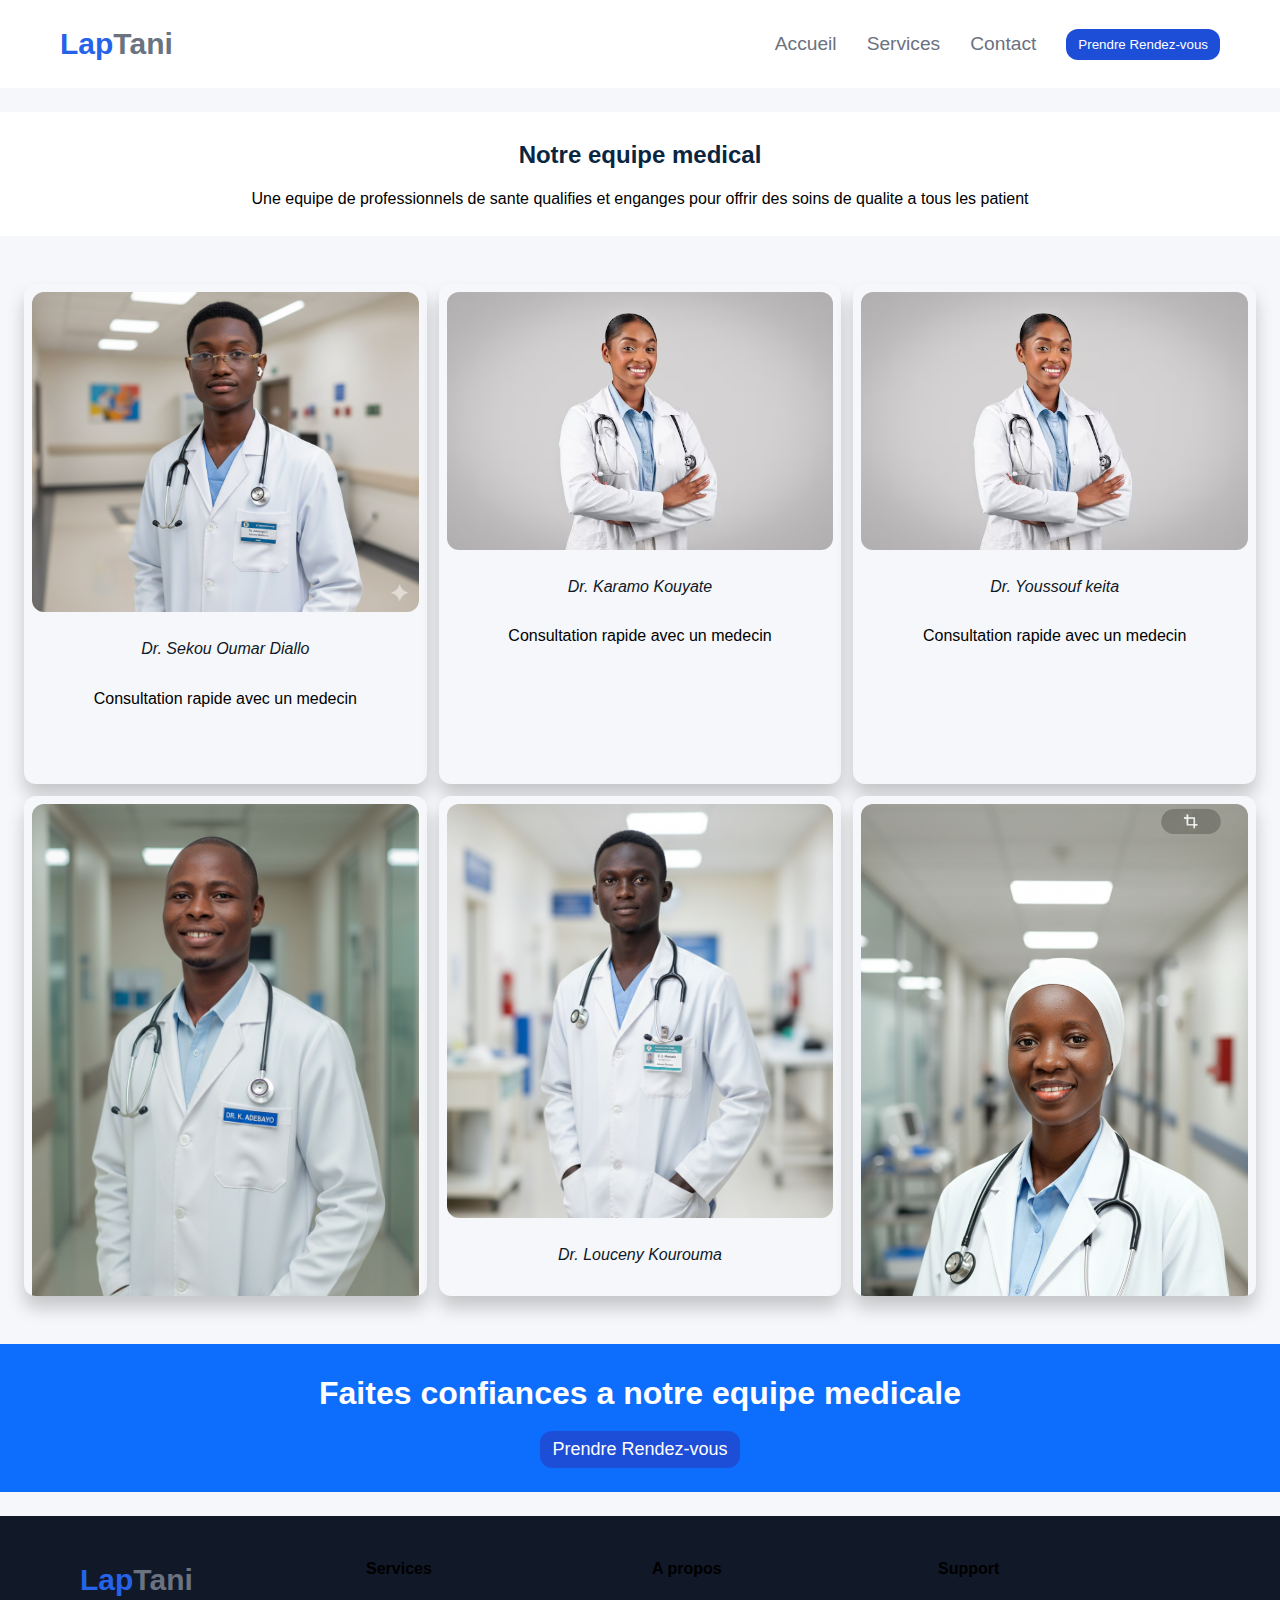
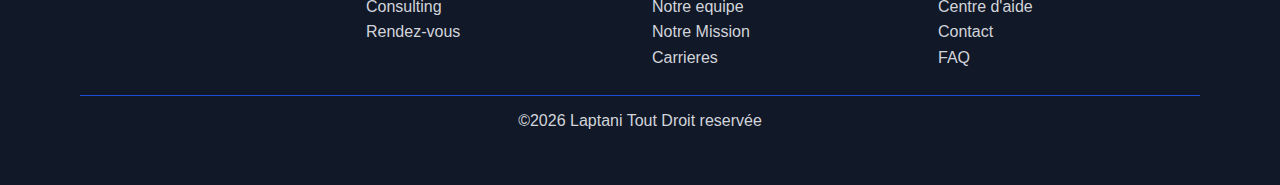
<file: pages/Equipe_medecale/equipe.html>
<!DOCTYPE html>
<html lang="fr">
<head>
    <meta charset="UTF-8">
    <meta name="viewport" content="width=device-width, initial-scale=1.0">
    <title>Equipe Medicale</title>
    <link rel="stylesheet" href="../../style/style.css">
    <link rel="icon" type="image/png" href="../../ressources/Image/log_LP (1).png">
</head>
<body>
    <header>
        <div class="container-header">
            <p class="logo"><span class="lap">Lap</span>Tani</p>
            <nav>
                <div class="toggle">
                    <span class="line l1"></span>
                    <span class="line l2"></span>
                    <span class="line l3"></span>
                </div>
                <ul class="navbar">
                    <li><a href="../../index.html">Accueil</a></li>
                    <li><a href="../Services_Medicaux2/service.html">Services</a></li>
                    <!-- <li><a href="../Equipe_medecale/equipe.html">Medecins</a></li> -->
                    <li><a href="../Contact/contact.htm">Contact</a></li>
                    <button ><a href="../prise_de_rendez_vous/formulaire.html" class="cta btn-header">Prendre Rendez-vous</a></button>
                </ul>
            </nav>
        </div>
    </header>

    <section class="equipe">
        <div class="container-equipe">
            <h2>Notre equipe medical</h2>
            <p>Une equipe de professionnels de sante qualifies et enganges pour offrir des soins de qualite a tous les patient</p>
        </div>
    </section>
    <section class="equipe-medicales">
        <div class="container-h5">
            <div class="card">
                <img src="../../ressources/Image/1770897545392.png" alt="notre equipe">
                <h4>Dr. Sekou Oumar Diallo</h4>
                <p>Consultation rapide avec un medecin</p>
            </div>
            <div class="card">
                <img src="../../ressources/docteur-noir-professionnel-joyeux-souriant-camera-bras-croises_116547-85081.avif" alt="notre equipe">
                <h4>Dr. Karamo Kouyate</h4>
                <p>Consultation rapide avec un medecin</p>
            </div>
            <div class="card">
                <img src="../../ressources/docteur-noir-professionnel-joyeux-souriant-camera-bras-croises_116547-85081.avif" alt="notre equipe">
                <h4>Dr. Youssouf keita</h4>
                <p>Consultation rapide avec un medecin</p>
            </div>
            <div class="card">
                <img src="../../ressources/Image/1771114542524.png" alt="notre equipe">
                <h4>Dr. Ibrahim Diawara</h4>
                <p>Consultation rapide avec un medecin</p>
            </div>
            <div class="card">
                <img src="../../ressources/Image/1770897655976.png" alt="notre equipe">
                <h4>Dr. Louceny Kourouma</h4>
                <p>Consultation rapide avec un medecin</p>
            </div>
            <div class="card">
                <img src="../../ressources/Image/1771114423952.png" alt="notre equipe">
                <h4>Dr. Bintou Solo</h4>
                <p>Consultation rapide avec un medecin</p>
            </div>
        </div>
    </section>
    <section class="rdz">
        <h3>Faites confiances a notre equipe medicale</h3>
        <button><a href="../prise_de_rendez_vous/formulaire.html" class="cta">Prendre Rendez-vous</a></button>
    </section>
    <footer>
        <div class="container-footer">
            <div class="grid-footer">
                <div class="footer">
                    <p class="logo"><span class="lap">Lap</span>Tani</p>
                </div>
                <div class="footer">
                    <h4>Services</h4>
                    <ul>
                        <li><a href="#">Consulting</a></li>
                        <li><a href="../prise_de_rendez_vous/formulaire.html">Rendez-vous</a></li>
                    </ul>
                </div>
                <div class="footer">
                    <h4>A propos</h4>
                    <ul>
                        <li><a href="../Equipe_medecale/equipe.html">Notre equipe</a></li>
                        <li><a href="../A_Propos1/propos.html#mission">Notre Mission</a></li>
                        <li><a href="../A_Propos1/propos.html">Carrieres</a></li>
                    </ul>
                </div>
                <div class="footer">
                    <h4>Support</h4>
                    <ul>
                        <li><a href="../aide_information/info.html">Centre d'aide</a></li>
                        <li><a href="../Contact/contact.htm">Contact</a></li>
                        <li><a href="../aide_information/info.html#FAQ">FAQ</a></li>
                    </ul>
                </div>
            </div>
            <div class="copyright">
                <p >&copy;2026 Laptani Tout Droit reservée</p>
            </div>
        </div>
    </footer>
    <script src="../../Script/script.js"></script>
</body>
</html>
</file>
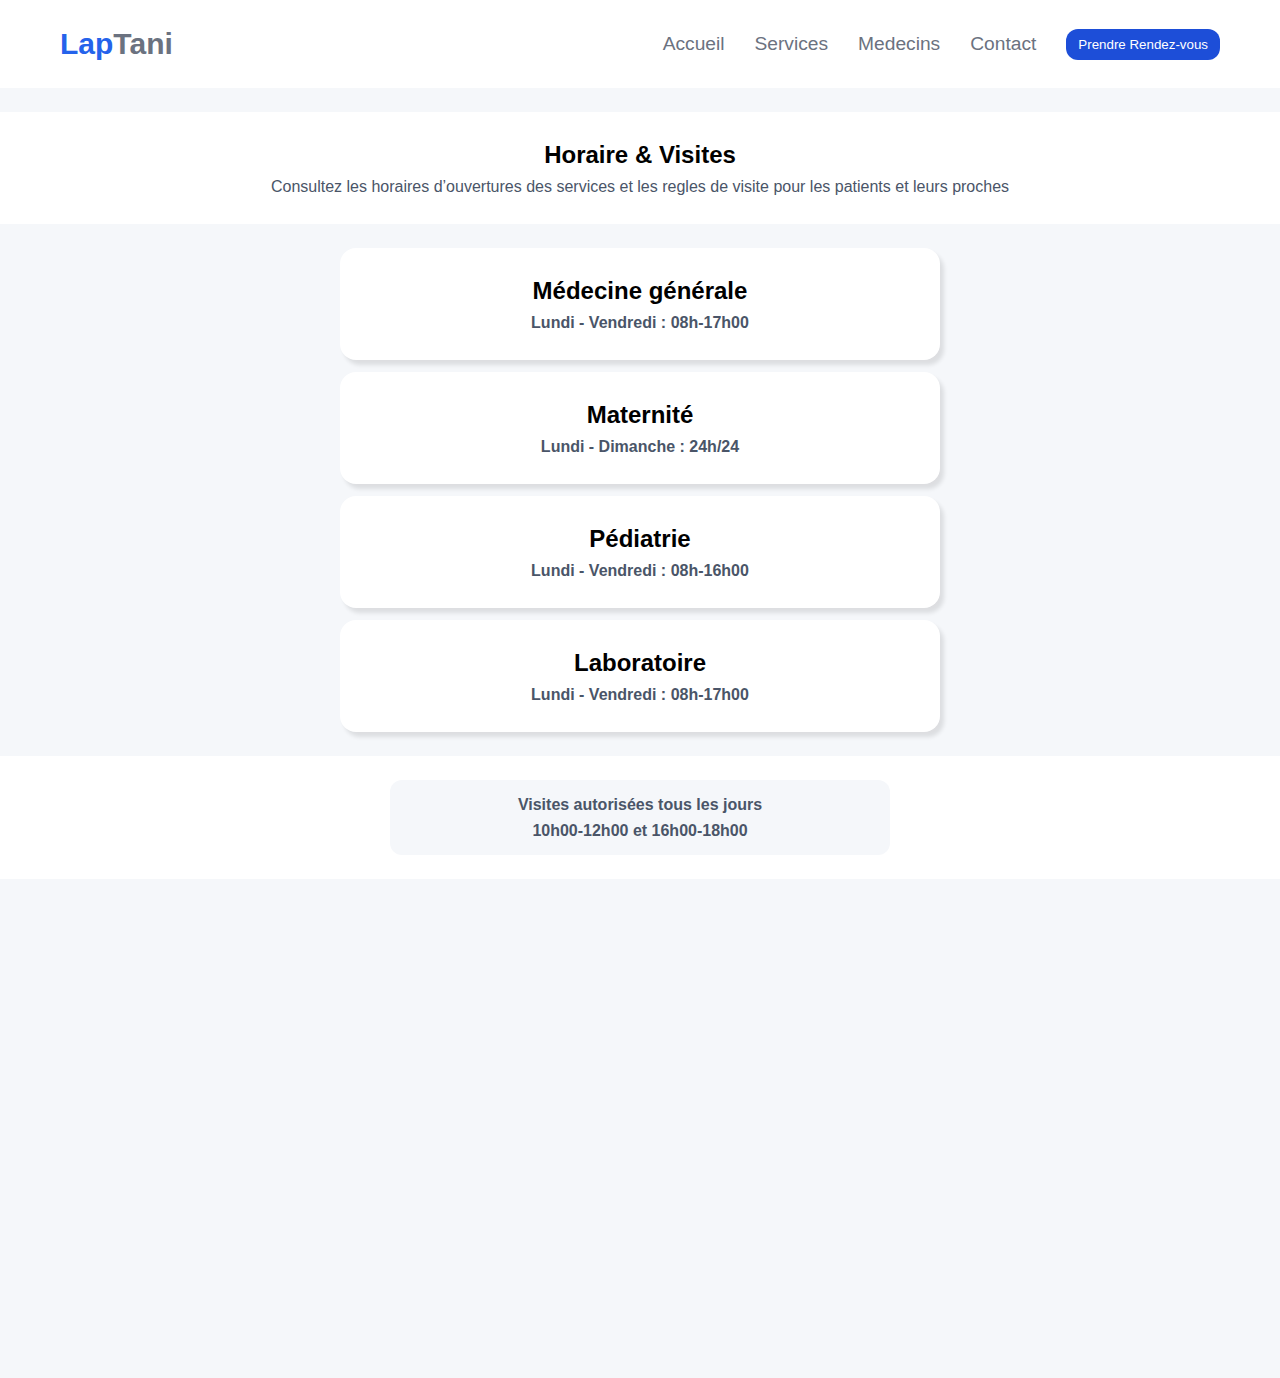
<file: pages/horaire_visites/horaire.html>
<!DOCTYPE html>
<html lang="fr">
<head>
    <meta charset="UTF-8">
    <meta name="viewport" content="width=device-width, initial-scale=1.0">
    <title>Horaire & Visite</title>
    <link rel="stylesheet" href="../../style/style.css">
    <link rel="icon" type="image/png" href="../../ressources/Image/log_LP (1).png">
</head>
<body>
    <header>
        <div class="container-header">
            <p class="logo"><span class="lap">Lap</span>Tani</p>
            <nav>
                <div class="toggle">
                    <span class="line l1"></span>
                    <span class="line l2"></span>
                    <span class="line l3"></span>
                </div>
                <ul class="navbar">
                    <li><a href="../../index.html">Accueil</a></li>
                    <li><a href="../Services_Medicaux2/service.html">Services</a></li>
                    <li><a href="../Equipe_medecale/equipe.html">Medecins</a></li>
                    <li><a href="../Contact/contact.htm">Contact</a></li>
                    <button ><a href="../prise_de_rendez_vous/formulaire.html" class="cta btn-header">Prendre Rendez-vous</a></button>
                </ul>
            </nav>
        </div>
    </header>

    <section class="horaire">
        <div class="container-h7">
            <h2>Horaire & Visites</h2>
            <p>Consultez les horaires d’ouvertures des services et les regles de visite pour les patients et leurs proches</p>
        </div>
    </section>
    <section class="emploie ">
        <div class="container-emploie ">
            <div class="time">
                <h3>Médecine générale</h3>
                <p>Lundi - Vendredi : 08h-17h00</p>
            </div>
            <div class="time">
                <h3>Maternité</h3>
                <p>Lundi - Dimanche : 24h/24</p>
            </div>
            <div class="time">
                <h3>Pédiatrie</h3>
                <p>Lundi - Vendredi : 08h-16h00</p>
            </div>
            <div class="time">
                <h3>Laboratoire</h3>
                <p>Lundi - Vendredi : 08h-17h00</p>
            </div>
        </div>
    </section>
    <div class="visite ">
        <div class="visites ">
            <h4>Visites autorisées tous les jours</h3>
            <h4>10h00-12h00 et 16h00-18h00</h4>
        </div>
    </div>
    <div class="info-sup reveal">
        <h3>Besoin d’information supplementaire</h3>
        <button ><a href="../Contact/contact.htm" class="cta">Contactez-nous</a></button>
    </div>
    <footer class="reveal">
        <div class="container-footer">
            <div class="grid-footer">
                <div class="footer">
                    <p class="logo"><span class="lap">Lap</span>Tani</p>
                </div>
                <div class="footer">
                    <h4>Services</h4>
                    <ul>
                        <li><a href="#">Consulting</a></li>
                        <li><a href="../prise_de_rendez_vous/formulaire.html">Rendez-vous</a></li>
                    </ul>
                </div>
                <div class="footer">
                    <h4>A propos</h4>
                    <ul>
                        <li><a href="../Equipe_medecale/equipe.html">Notre equipe</a></li>
                        <li><a href="../A_Propos1/propos.html#mission">Notre Mission</a></li>
                        <li><a href="../A_Propos1/propos.html">Carrieres</a></li>
                    </ul>
                </div>
                <div class="footer">
                    <h4>Support</h4>
                    <ul>
                        <li><a href="../aide_information/info.html">Centre d'aide</a></li>
                        <li><a href="../Contact/contact.htm">Contact</a></li>
                        <li><a href="../aide_information/info.html#FAQ">FAQ</a></li>
                    </ul>
                </div>
            </div>
            <div class="copyright">
                <p >&copy;2026 Laptani Tout Droit reservée</p>
            </div>
        </div>
    </footer>
    <script src="../../Script/script.js"></script>
</body>
</html>
</file>
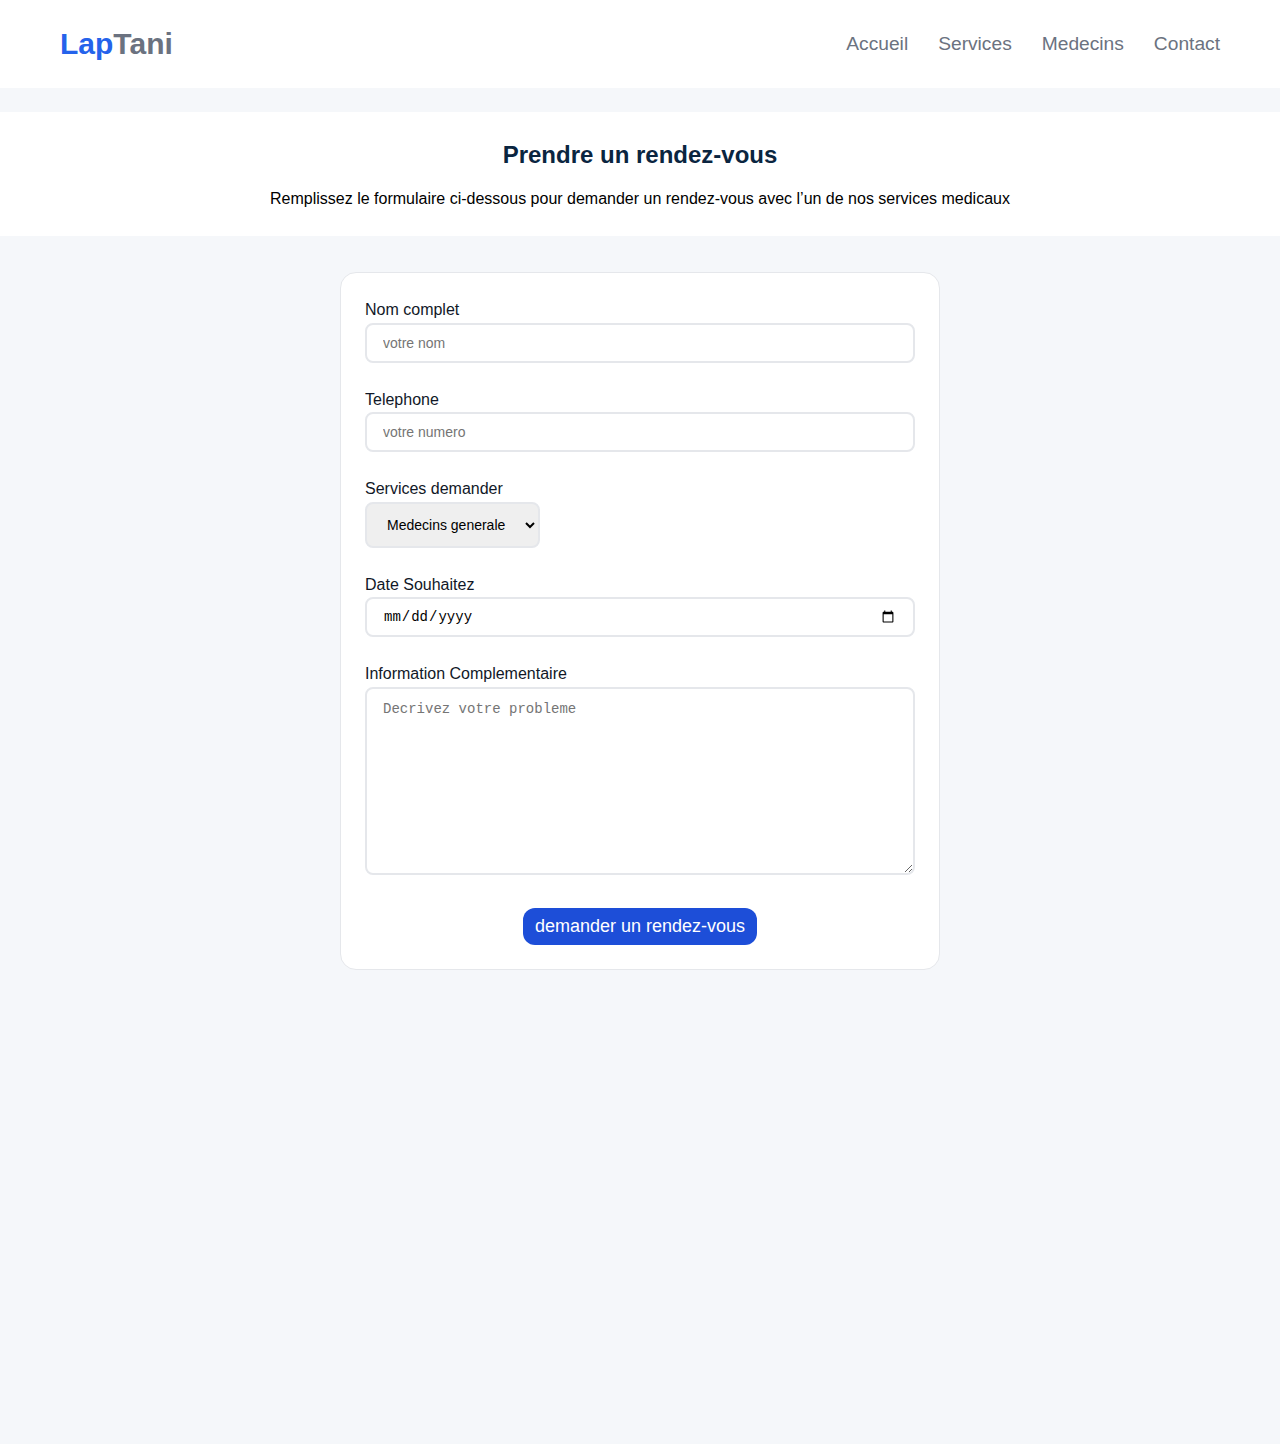
<file: pages/prise_de_rendez_vous/formulaire.html>
<!DOCTYPE html>
<html lang="fr">
<head>
    <meta charset="UTF-8">
    <meta name="viewport" content="width=device-width, initial-scale=1.0">
    <title>Prise de Rendez-vous</title>
    <link rel="stylesheet" href="../../style/style.css">
    <link rel="icon" type="image/png" href="../../ressources/Image/log_LP (1).png">
</head>
<body>
    <header>
        <div class="container-header">
            <p class="logo"><span class="lap">Lap</span>Tani</p>
            <nav>
                <div class="toggle">
                    <span class="line l1"></span>
                    <span class="line l2"></span>
                    <span class="line l3"></span>
                </div>
                <ul class="navbar">
                    <li><a href="../../index.html">Accueil</a></li>
                    <li><a href="../Services_Medicaux2/service.html">Services</a></li>
                    <li><a href="../Equipe_medecale/equipe.html">Medecins</a></li>
                    <li><a href="../Contact/contact.htm">Contact</a></li>
                    <!-- <button ><a href="../prise_de_rendez_vous/formulaire.html" class="cta btn-header">Prendre Rendez-vous</a></button> -->
                </ul>
            </nav>
        </div>
    </header>

    <section class="rdz-h6">
        <div class="container-rdv">
            <h2>Prendre un rendez-vous</h2>
            <p>Remplissez le formulaire ci-dessous pour demander un rendez-vous avec l’un de nos services medicaux</p>
        </div>
    </section>
    <section class="formulaires ">
        <div class="formulaire ">
            <form  name="formulaire-form" data-netlify="true" method="post">
            <div class="container-h6">
                <div class="group">
                    <label for="nom">Nom complet</label>
                    <input type="text" name="nom" id="nom" placeholder="votre nom" required>
                </div>
                <div class="group">
                    <label for="tel">Telephone</label>
                    <input type="tel" name="tel" id="tel" placeholder="votre numero" required>
                </div>
                <div class="group">
                    <label for="type">Services demander</label>
                    <select name="type" id="type" required>
                        <option value="Medecins generale">Medecins generale</option>
                        <option value="Urgences">Urgences</option>
                        <option value="Maternite">Maternite</option>
                        <option value="Pediatrie">Pediatrie</option>
                        <option value="Chirurgie">Chirurgie</option>
                        <option value="Laboratoire">Laboratoire</option>
                    </select>
                </div>
                <div class="group">
                    <label for="date">Date Souhaitez</label>
                    <input type="date" name="date" id="date" required>
                </div>
            </div>
            <div class="group-texteare">
                <label for="message">Information Complementaire</label>
                <textarea name="message" id="message" cols="30" rows="10" required placeholder="Decrivez votre probleme"></textarea>
            </div>
            <div class="btn-form">
                <button type="submit" class="cta">demander un rendez-vous</button>
            </div>
        </form>
        </div>
    </section>
    <section class="message-renvoie reveal">
        <p>Notre equipe vous contactera pour confirmer votre rendez-vous.
veuillez fournir des informations exactes afin de faciliter la prise en charge</p>
    </section>
    <footer class="reveal">
        <div class="container-footer">
            <div class="grid-footer">
                <div class="footer">
                    <p class="logo"><span class="lap">Lap</span>Tani</p>
                </div>
                <div class="footer">
                    <h4>Services</h4>
                    <ul>
                        <li><a href="../Contact/contact.htm">Consulting</a></li>
                        <li><a href="../prise_de_rendez_vous/formulaire.html">Rendez-vous</a></li>
                    </ul>
                </div>
                <div class="footer">
                    <h4>A propos</h4>
                    <ul>
                        <li><a href="../Equipe_medecale/equipe.html">Notre equipe</a></li>
                        <li><a href="../A_Propos1/propos.html#mission">Notre Mission</a></li>
                        <li><a href="../A_Propos1/propos.html">Carrieres</a></li>
                    </ul>
                </div>
                <div class="footer">
                    <h4>Support</h4>
                    <ul>
                        <li><a href="../aide_information/info.html">Centre d'aide</a></li>
                        <li><a href="../Contact/contact.htm">Contact</a></li>
                        <li><a href="../aide_information/info.html#FAQ">FAQ</a></li>
                        <li><a href="../horaire_visites/horaire.html">Horaire</a></li>
                    </ul>
                </div>
            </div>
            <div class="copyright">
                <p >&copy;2026 Laptani Tout Droit reservée</p>
            </div>
        </div>
    </footer>
    <script src="../../Script/script.js"></script>
</body>
</html>
</file>
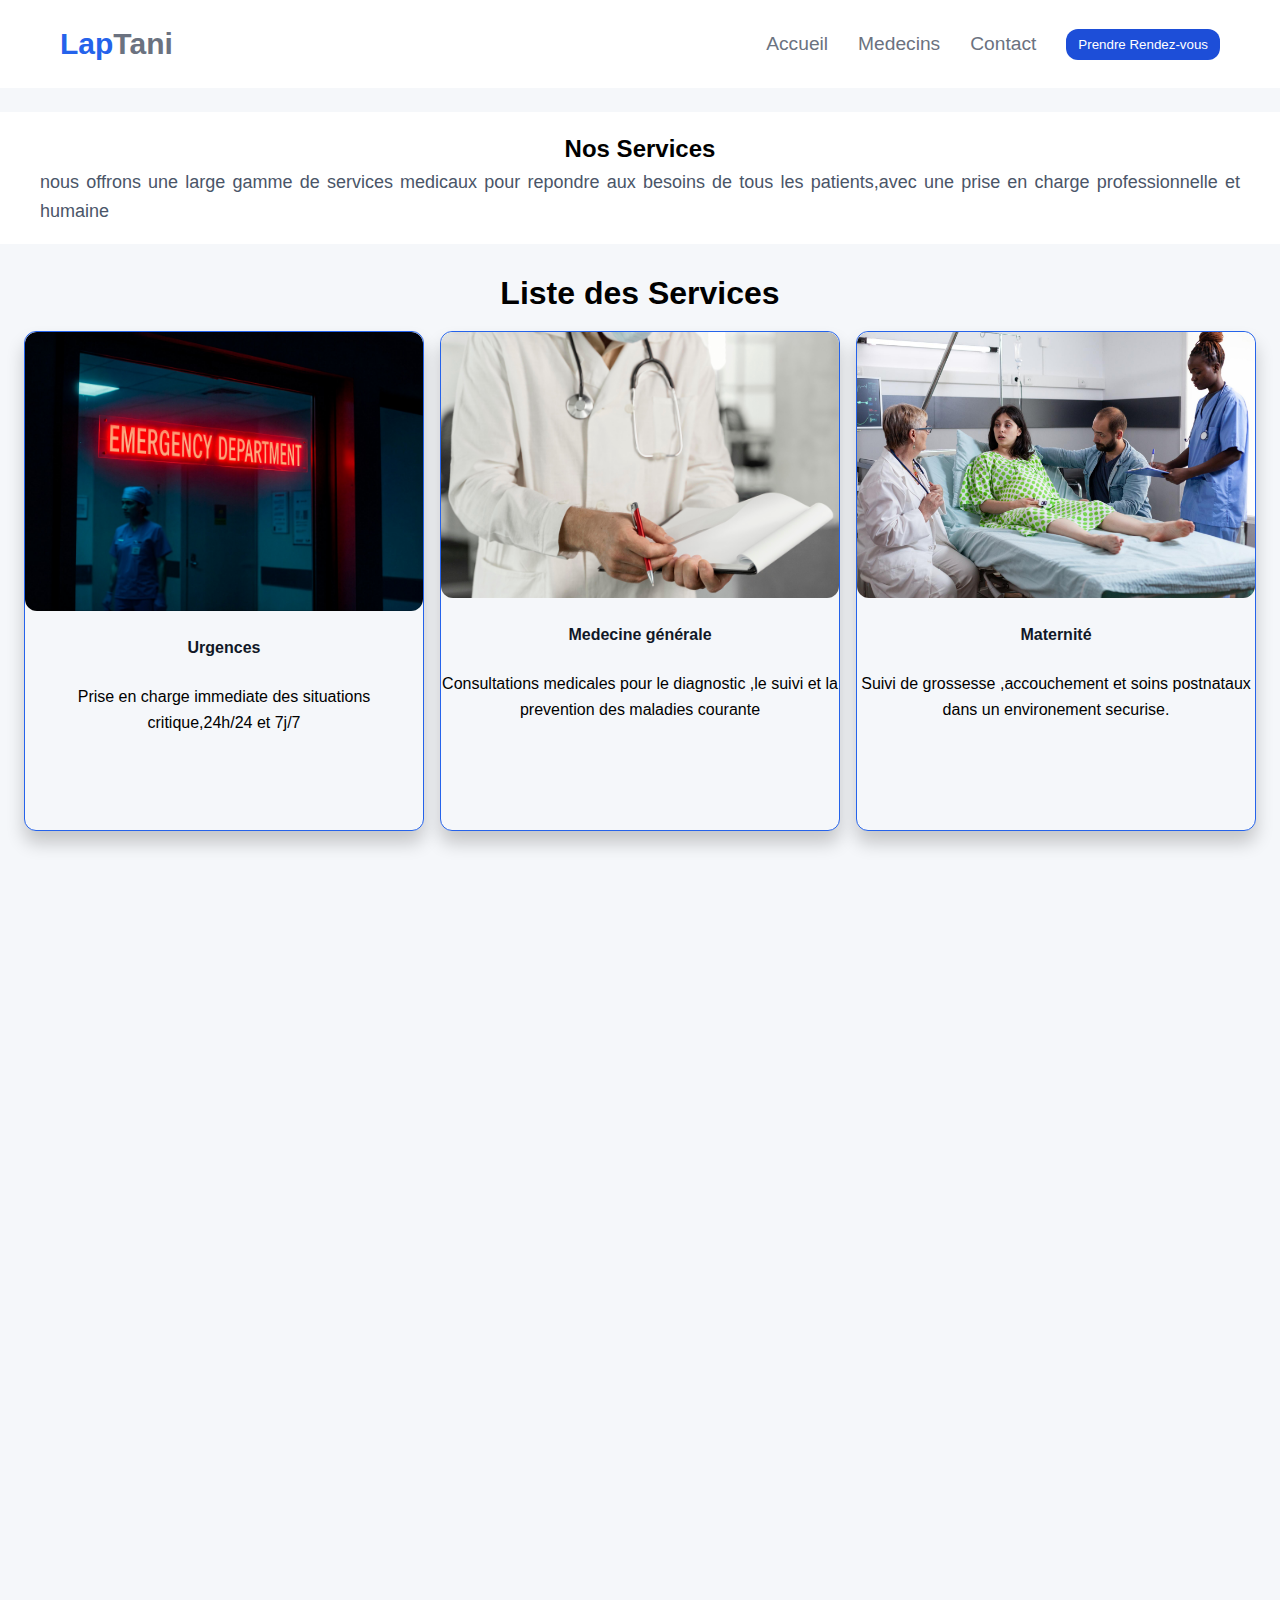
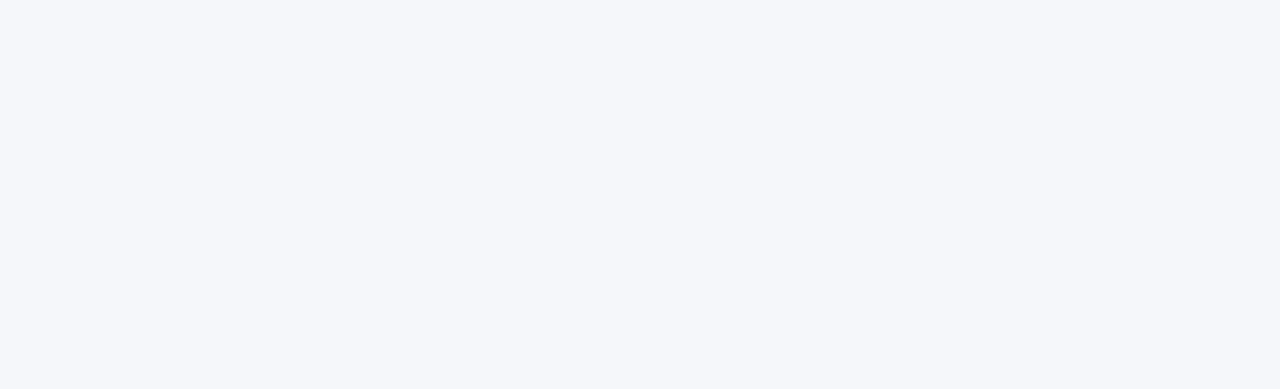
<file: pages/Services_Medicaux2/service.html>
<!DOCTYPE html>
<html lang="fr">
<head>
    <meta charset="UTF-8">
    <meta name="viewport" content="width=device-width, initial-scale=1.0">
    <title>Services medicaux</title>
    <link rel="stylesheet" href="../../style/style.css">
    <link rel="icon" type="image/png" href="../../ressources/Image/log_LP (1).png">
</head>
<body>
    <header>
        <div class="container-header">
            <p class="logo"><span class="lap">Lap</span>Tani</p>
            <nav>
                <div class="toggle">
                    <span class="line l1"></span>
                    <span class="line l2"></span>
                    <span class="line l3"></span>
                </div>
                <ul class="navbar">
                    <li><a href="../../index.html">Accueil</a></li>
                    <!-- <li><a href="pages/Services_Medicaux2/service.html">Services</a></li> -->
                    <li><a href="../Equipe_medecale/equipe.html">Medecins</a></li>
                    <li><a href="../Contact/contact.htm">Contact</a></li>
                    <button ><a href="../prise_de_rendez_vous/formulaire.html" class="cta btn-header">Prendre Rendez-vous</a></button>
                </ul>
            </nav>
        </div>
    </header>

    <section class="service ">
        <div class="container-h3 ">
            <h2>Nos Services</h2>
            <p>nous offrons une large gamme de services medicaux pour repondre aux besoins de tous les patients,avec une prise en charge professionnelle et humaine</p>
        </div>
    </section>
    <section class="liste-services ">
        <h3>Liste des Services</h3>
        <div class="grid-h3">
            <div class="card card2 ">
                <img src="../../ressources/Image/freepik__photo-a-female-healthcare-worker-in-blue-scrubs-an__32420.jpeg" alt="image_historique">
                <h4>Urgences</h4>
                <p>Prise en charge immediate des situations critique,24h/24 et 7j/7</p>
            </div>
            <div class="card card2 ">
                <img src="../../ressources/Image/doctor-with-medical-mask-checking-his-notes.jpg" alt="image_historique">
                <h4>Medecine générale</h4>
                <p>Consultations medicales pour le diagnostic ,le suivi et la prevention des maladies courante</p>
            </div>
            <div class="card card2 ">
                <img src="../../ressources/Image/68495.jpg" alt="image_historique">
                <h4>Maternité</h4>
                <p>Suivi de grossesse ,accouchement et soins postnataux dans un environement securise.</p>
            </div>
            <div class="card card2 reveal">
                <img src="../../ressources/Image/9288.jpg" alt="image_historique">
                <h4>Pediatrie</h4>
                <p>Soins medicaux specialises pour les nourissons ,enfants et adolescents</p>
            </div>
            <div class="card card2 reveal">
                <img src="../../ressources/Image/62.jpg" alt="image_historique">
                <h4>Chirurgie</h4>
                <p>Intervations chirurgicales programmees et urgentes avec un plateau technique moderne</p>
            </div>
            <div class="card card2 reveal">
                <img src="../../ressources/Image/2148794440.jpg" alt="image_historique">
                <h4>Laboratoire</h4>
                <p>Analyse medicales fiables pour un diagnostic rapide et precis</p>
            </div>
        </div>
    </section>
    <section>
        <div class="prise-charge reveal">
            <div class="container-charge reveal">
                <h3>Une Prise en charge complete</h3>
                <p>Chaque Patient beneficie d’un accompagnement personalise,depuis l’accueil jusqu’au suivi medical ,dans le respect des normes de qualite et de securite</p>
            </div>
        </div>
    </section>
    <section class="besoin reveal">
        <h3>Besoin d'un Service medical ?</h3>
        <button><a href="../prise_de_rendez_vous/formulaire.html" class="cta">Prendre rendez-vous</a></button>
    </section>
    <footer class="reveal">
        <div class="container-footer">
            <div class="grid-footer">
                <div class="footer">
                    <p class="logo"><span class="lap">Lap</span>Tani</p>
                </div>
                <div class="footer">
                    <h4>Services</h4>
                    <ul>
                        <li><a href="#">Consulting</a></li>
                        <li><a href="../prise_de_rendez_vous/formulaire.html">Rendez-vous</a></li>
                    </ul>
                </div>
                <div class="footer">
                    <h4>A propos</h4>
                    <ul>
                        <li><a href="../Equipe_medecale/equipe.html">Notre equipe</a></li>
                        <li><a href="../A_Propos1/propos.html#mission">Notre Mission</a></li>
                        <li><a href="../A_Propos1/propos.html">Carrieres</a></li>
                    </ul>
                </div>
                <div class="footer">
                    <h4>Support</h4>
                    <ul>
                        <li><a href="../aide_information/info.html">Centre d'aide</a></li>
                        <li><a href="../Contact/contact.htm">Contact</a></li>
                        <li><a href="../aide_information/info.html#FAQ">FAQ</a></li>
                    </ul>
                </div>
            </div>
            <div class="copyright">
                <p >&copy;2026 Laptani Tout Droit reservée</p>
            </div>
        </div>
    </footer>
    <script src="../../Script/script.js"></script>
</body>
</html>
</file>
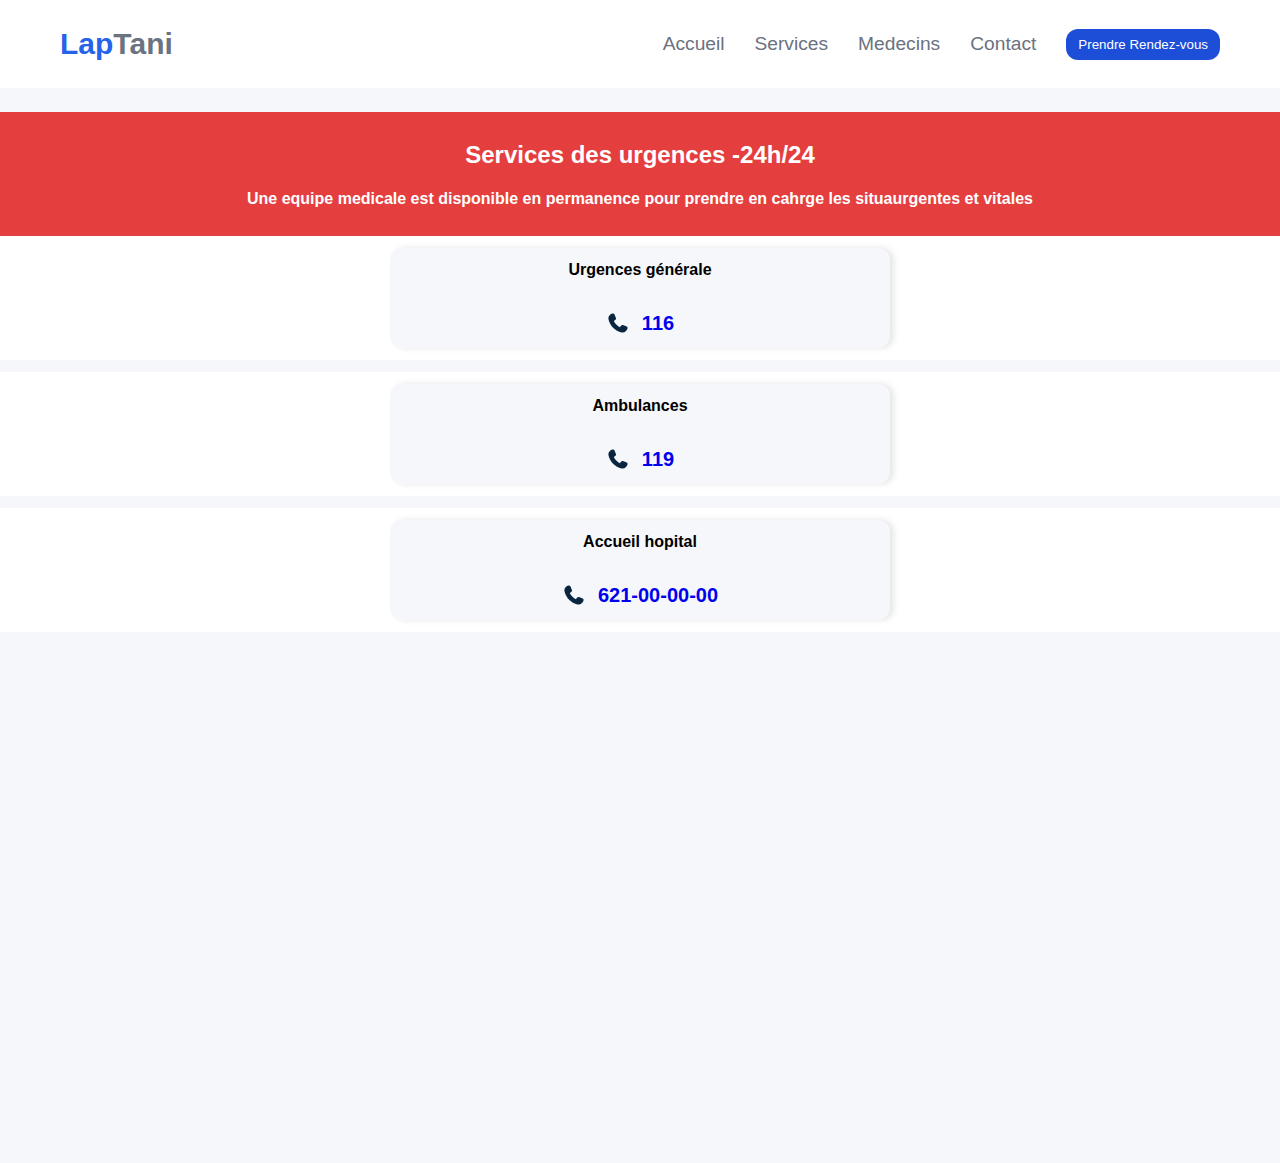
<file: pages/Urgence/urgence.html>
<!DOCTYPE html>
<html lang="en">
<head>
    <meta charset="UTF-8">
    <meta name="viewport" content="width=device-width, initial-scale=1.0">
    <title>Urgence</title>
    <link rel="stylesheet" href="../../style/style.css">
    <link rel="icon" type="image/png" href="../../ressources/Image/log_LP (1).png">
</head>
<body>
    <header>
        <div class="container-header">
            <p class="logo"><span class="lap">Lap</span>Tani</p>
            <nav>
                <div class="toggle">
                    <span class="line l1"></span>
                    <span class="line l2"></span>
                    <span class="line l3"></span>
                </div>
                <ul class="navbar">
                    <li><a href="../../index.html">Accueil</a></li>
                    <li><a href="../Services_Medicaux2/service.html">Services</a></li>
                    <li><a href="../Equipe_medecale/equipe.html">Medecins</a></li>
                    <li><a href="../Contact/contact.htm">Contact</a></li>
                    <button ><a href="../prise_de_rendez_vous/formulaire.html" class="cta btn-header">Prendre Rendez-vous</a></button>
                </ul>
            </nav>
        </div>
    </header>

    <section class="urgence-h4">
        <h2>Services des urgences -24h/24</h2>
        <p>Une equipe medicale est disponible en permanence pour prendre en cahrge les situaurgentes et vitales</p>
    </section>
    <section class="urgence-gl">
        <div class="container-gl">
            <div class="card-gl">
                <div class="item-gl">
                    <div class="cards-urgence card2">
                        <h4>Urgences générale</h4>
                        <div class="icon-tel">
                            <img src="../../ressources/Icone/phone-solid-full.svg" alt="phone-icone">
                            <span><a href="tel:+224116">116</a></span>
                        </div>
                    </div>
                </div>
                <div class="item-gl">
                    <div class="cards-urgence card2">
                        <h4>Ambulances</h4>
                        <div class="icon-tel">
                            <img src="../../ressources/Icone/phone-solid-full.svg" alt="phone-icone">
                            <span><a href="tel:+224119">119</a></span>
                        </div>
                    </div>
                </div>
                <div class="item-gl">
                    <div class="cards-urgence card2">
                        <h4>Accueil hopital</h4>
                        <div class="icon-tel">
                            <img src="../../ressources/Icone/phone-solid-full.svg" alt="phone-icone">
                            <span><a href="tel:+224621000000">621-00-00-00</a></span>
                        </div>
                    </div>
                </div>
            </div>
        </div>
    </section>
    <section class="urgence-rapide reveal">
        <h3>En cas d’urgences,chaque minute compte</h3>
        <button ><a href="../prise_de_rendez_vous/formulaire.html" class="cta">Prendre Rendez-vous</a></button>
    </section>
    <footer class="reveal">
        <div class="container-footer">
            <div class="grid-footer">
                <div class="footer">
                    <p class="logo"><span class="lap">Lap</span>Tani</p>
                </div>
                <div class="footer">
                    <h4>Services</h4>
                    <ul>
                        <li><a href="../Contact/contact.htm">Consulting</a></li>
                        <li><a href="../prise_de_rendez_vous/formulaire.html">Rendez-vous</a></li>
                    </ul>
                </div>
                <div class="footer">
                    <h4>A propos</h4>
                    <ul>
                        <li><a href="../Equipe_medecale/equipe.html">Notre equipe</a></li>
                        <li><a href="../A_Propos1/propos.html#mission">Notre Mission</a></li>
                        <li><a href="../A_Propos1/propos.html">Carrieres</a></li>
                    </ul>
                </div>
                <div class="footer">
                    <h4>Support</h4>
                    <ul>
                        <li><a href="../aide_information/info.html">Centre d'aide</a></li>
                        <li><a href="../Contact/contact.htm">Contact</a></li>
                        <li><a href="../aide_information/info.html#FAQ">FAQ</a></li>
                        <li><a href="../horaire_visites/horaire.html">Horaire</a></li>
                    </ul>
                </div>
            </div>
            <div class="copyright">
                <p >&copy;2026 Laptani Tout Droit reservée</p>
            </div>
        </div>
    </footer>
    <script src="../../Script/script.js"></script>
</body>
</html>
</file>
<file: style/style.css>
*{
    padding: 0;
    margin: 0;
    box-sizing: border-box;
}
/* Page 1 */
/* Entete */
body{
    line-height: 1.6;
    font-family: 'Segoe UI', Tahoma, Geneva, Verdana, sans-serif;
    background: #f5f7fa;
    behavior: smooth;
}
.reveal{
    opacity: 0;
    transform: translateY(40px);
    transition: all 0.6s ease-out;
}
.reveal.active{
    opacity: 1;
    transform: translateY(0);
}
.historique p{
    text-align: justify;
    color: #4a5568;
    font-size: 18px;
    margin-top: 12px;
}
.historique .card{
    border: none;
    padding: 12px;
    height: auto !important;
}
header{
    background: #fff;
    position: sticky;
    top: 0;
    z-index: 100;
}
.container-header{
    max-width: 1200px;
    margin: 0 auto;
    padding: 20px;
    display: flex;
    justify-content: space-between;
    align-items: center;
    position: relative;

}
a{
    text-decoration: none;
}
/* logo */
.logo{
    font-size: 30px;
    font-weight: bold;
    transition: transform 0.3s ease;
    color: #6B7280;
    z-index: 150;
}
.lap{
    color: #2563EB;
}
.logo:hover{
    transform: scale(1.04);
}
/* nav */
/* toggle*/
.toggle{
    position: relative;
    width: 40px;
    height: 40px;
    background: transparent;
    display: flex;
    justify-content: center;
    align-items: center;
    cursor:pointer;
    z-index: 150;
}
.line{
    position: absolute;
    height: 4px;
    width: 100%;
    background-color: #111;
    border-radius: 8px;
    transition: transform 0.3s ease-out,opacity 0.1s ease-out;
}
.l1{
    transform: translateY(10px);
}
.l2{
    width: 75%;
    left: 0;
}
.l3{
    transform: translateY(-10px);
}
.toggle.active .l1{
    transform: translateY(0) rotate(135deg);
}
.toggle.active .l2{
    opacity: 0;
}
.toggle.active .l3{
    transform: translateY(0) rotate(-135deg);
}
.no-transition,
.no-transition *{
    transition: none !important;
}

.btnControl{
    position: absolute;
    width: 40px;
    height: 40px;
    border-radius: 50%;
    border:2px solid rgb(225, 255, 255,0.8) ;
    background: rgba(0,0,0,0.4);
    transition: all 0.3s;
}
.btnControl:active{
    transform: translateY(-50%) scale(1.1);
}
.previous-btn{
    top: 50%;
    right: 10px;
    transform: translateY(-50%);
    cursor: pointer;
}
.next-btn{
    top: 50%;
    left: 10px;
    transform: translateY(-50%);
    cursor: pointer;
}
.btnControl img{
    width: 90%;
    pointer-events: none;
    right: 12px;
}
/* Navbar */
.navbar{
    position: fixed;
    display: flex;
    flex-direction: column;
    top: 0;
    left: 0;
    width: 100vw;
    min-height: 100vh;
    justify-content: center;
    align-items: center;
    gap: 20px;
    list-style: none;
    background-color: #0a2540;
    z-index: 100;
    border-right: 1px solid #222;
    transform: translate(-100%);
    transition: transform 0.3s ease-out;

}
.navbar li a{
    color: #6B7280;
    font-size: 1.2rem;
    font-weight: 500;
    position: relative;
    /* display: inline-block; */
}
.navbar li a::after{
    position: absolute;
    content: "";
    width: 0;
    height: 2px;
    bottom: 0;
    left: 50%;
    background-color: #0d6efd;
    border: 8px;
}
.navbar li a:hover::after{
    width: 80%;
    left: 10%;
}
/* Activation */
nav ul.active{
    transform: translate(0);
}
button{
    background: transparent;
    border: none;
}
.cta{
    padding: 8px 12px;
    border-radius: 12px;
    border: none;
    background-color: #1D4ED8;
    color: #fff;
    cursor: pointer;
    display: inline-block;
}
.btn-header{
    position: relative;  
    z-index: 150;
    
}
header{
    margin-bottom: 24px;
}
/*  Section hero*/
.hero{
    max-width: 1200px;
    display: flex;
    flex-direction: column;
    gap: 24px;
    padding: 48px 24px 48px 24px;
    align-items: center;
    justify-content: center;
    margin: 0 auto;
    
}

.text-hero{
    display: flex;
    flex-direction: column;
    gap: 24px;
}
.hero h1{
    color: #111827;
    font-size: 28px;
    text-align: center;
}
.description-hero{
    color: #6B7280;
    font-weight: bold;
    text-align: center;
}
img{
    width: 100%;
    height: auto;
    display: block;
}
.hero img{
    border-radius: 12px;
 /* padding-bottom: 24px; */
    margin-bottom:24px ;
}
/* .col-45{
    width: 500px;
    height: 274px;
} */
/* .col-46{
    width: 420px;
    height: 320px;
} */
.hero-img-text{
    color: #9CA3AF;
    text-align: center;
}
.hero .cta{
    /* padding: 8px 12px; */
    margin: 0 40px 40px 40px;
    width: fit-content;
    margin: 0 auto;
}
.hero img:hover{
    border-left: 6px solid #1D4ED8;
}
/* Slider Section service*/
.Section-services{
    max-width: 1200px;
    margin: 0 auto;
}
.container-slide{
    padding: 24px;
}
.card{
    max-width: 500px;
    min-height: 410px;
    margin: 0 auto;
    position: relative;
    border: 1px solid #2563EB;
    border-radius: 12px;
    background-color: #f5f7fa;
    box-shadow:0 12px 18px rgba(0,0,0,0.2);
    text-align: center;
    overflow: hidden;
    
}
h3{
    text-align: center;
}
.slide-img{
    position: absolute;
    top: 0;
    left: 0;
    width: 100%;
    height: 100%;
    opacity: 0;
    transition: opacity 0.4s ease-out;
    display: flex;
    flex-direction: column;

}
.card .cta{
    margin: 0 20px 20px 20px;
}
.card img{
    border-radius: 12px;

}
.slide-img.active{
    opacity: 1;
}
.card h4{
    color: #111827;
    padding: 24px;
    
}
.card{
    position: relative;
}
.descrition-card{
    padding: 0 0 16px 0;
    color: #6B7280;
}
/* dot  */
.slide-dot{
    position: absolute;
    display: flex;
    left: 50%;
    transform: translateX(-50%);
    gap: 10px;
}
.dots{
    width: 8px;
    height: 8px;
    border-radius: 50%;
    background: rgba(17, 109, 109, 0.5);
    transition: all 0.3s ease;
}
.dots.active{
    width: 24px;
    background: rgb(26, 21, 21);
    border-radius: 4px;
}
/* Urgence */
.urgence{
    margin-top: 24px;
    background-color: #E53E3E;
}
.container-urgence{
    max-width: 1200px;
    margin: 0 auto;
    display: flex;
    flex-direction: column;
    align-items: center;
    justify-content: center;
    gap: 24px;
    padding: 30px 45px 30px 45px;
}
.urgence h3{
    color: #fff;
    font-weight: bold;
}
.description-urgence{
    color: #000;
    font-weight: 500;
}
/* Actualite & annonces */
.annonce{
    padding: 24px;
}
.annonce h3{
    /* color: #0000; */
    font-weight: bold;
    margin: 12px;
}

/* Aide */
.aide{
    background:#0a2540;

}
.container-aide{
    max-width: 1200px;
    margin: 0 auto;
    padding: 30px 45px 30px 45px;
    display: flex;
    gap: 24px;
    flex-direction: column;
    align-items: center;
    justify-content: center;
    color: #fff;
}
/* Footer */
footer{
    margin-top: 24px;
    background-color: #111827;
}
footer .logo{
    text-align: center;
}
.container-footer{
    max-width: 1200px;
    margin: 0 auto;
    padding: 40px;
}
.grid-footer{
    display: grid;
    grid-template-columns: 1fr;
    gap: 24px;
}
footer a{
    display: inline-block;
    color: #D1D5DB;
    width: fit-content;
}
footer a:hover{
    padding-left: 8px;
    color: #0d6efd;
    transition: all 0.3s ease;
}
footer h4{
    color: #000;
    padding-bottom: 12px;

}
footer ul li{
    display: flex;
    flex-direction: column;
}

.copyright{
    width: 100%;
    margin-top: 24px;
    text-align: center;
    border-top: 1px solid #1D4ED8;
    padding: 12px;
}
.copyright p{
    color: #D1D5DB;
}

/* Page 2-A propos */
.propos-2{
    background-color: #fff;
}
.container-p2{
    max-width: 1200px;
    margin: 0 auto;
    display: flex;
    flex-direction: column;
    gap: 24px;
    padding: 20px;
}
.propos-2 h2{
    color: #0a2540;
    font-weight: bold;
    font-size: 40px;
    text-align: center;
}
.p{
    width: 600px;
    margin: 0 auto;

}
.propos-2 p{
    /* height: 40px; */
    text-align: center;
    color: #4a5568;
    font-size: 20px;
}
/* Historique */
.historique{
    margin: 44px;
}
.container-h2{
    display: flex;
    flex-direction: column;
    gap: 24px;
    
}
.historique h3{
    font-size: 20px;
    color: #0a2540;

}
.historique .card{
    /* max-height: 100px; */
    height: 200px;
}
.description-h2{
    /* width: 700px; */
    text-align: center;
    margin: 0 auto;
    font-size: 20px;
    color: #4a5568;
}
/* Valeur Mission */
.valeur_mission{
    background-color: #fff;
    padding: 44px;
}
.valeur_mission h4{
    font-size: 24px;
}
.valeur_mission p{
    font-size: 16px;
}
.container-vm2{
    max-width: 1200px;
    margin: 0 auto;
    display: flex;
    flex-direction: column;
    gap: 34px;
    align-items: center; 
    justify-content: center;
    
}
.container-vm2 .card{
    transition: all 0.3s ease;
}
.container-vm2 .card:hover{ 
    transform: translateY(-6px); box-shadow: 0 4px 6px rgba(0,0,0,0.12); background-color: #f8fbff; 
}
/* Objectif */
.objectif img{
    width: 24px;
    height: 24px;
    margin: 0 auto;

}

.container-oh2{
    max-width: 250px;
    margin: 0 auto;
}
.objectif h3{
    margin: 32px 0 32px 0;
}
.grid-h2{
    display: grid;
    grid-template-columns: repeat(1,1fr);
    gap: 32px;
    place-items: center;
}
.items{
    background-color: #fff;
    width: 200px;
    padding: 12px;
    border-radius: 8px;
    box-shadow: 12px 0 14px rgba(0,0,0,0.2);
    margin: 0 auto;
    transition: all 0.3s ease; } 
.items:hover{ 
    transform: translateY(-6px); box-shadow: 12px 0 14px rgba(0,0,0,0.4);
}
.objectif p{
    font-size: 18px;
    color: #111;
    font-weight: 500;
    text-align: center;
}
/* Message de la direction */
.msg{
    background-color: #fff;
    margin: 40px 0 40px 0;
    padding: 24px;
}
.msg h3{
    margin: 24px;
}
.dg{
    font-size: 30px;
}
.msg .des-msg{
    font-size: 18px;
    color: #6B7280;
    font-weight: 500;
}
/* Aide Suplementaire */
.aide-sup{
    background-color: #0d6efd;
}
.aide-sup h3{
    font-size: 24px;
}
.aide-sup .cta{
    font-size: 24px;
    text-align: center;
}
/* Page 3-Service */
.service{
    background-color: #fff;
    padding: 18px;
}
.container-h3{
    max-width: 1200px;
    margin: 0 auto;
    text-align: center;
}
.service h3{
    color: #0a2540;
}
.service p{
    color: #4a5568;
    font-size: 18px;
    text-align: justify;
}
.liste-services{
    padding: 24px;
}
.liste-services h3{
    margin-bottom: 12px;
}
.grid-h3{
    display: grid;
    grid-template-columns: 1fr;
    gap: 16px;
}
.prise-charge{
    background-color: #fff;
    padding: 24px;
}
.prise-charge h3{
    color: #0a2540;
    margin-bottom: 12px;
}
.prise-charge p{
    color: #000;
    text-align: center;
}
.container-charge{
    max-width: 1200px;
    margin: 0 auto;
}
.besoin{
    padding: 24px;
    text-align: center;
}
.besoin h3{
    margin-bottom: 12px;
}
.card2{
    transition: all 0.3s ease;
}
.card2:hover{
    transform: translateY(-6px);
    box-shadow: 0 4px 6px rgba(0,0,0,0.12);
    background-color: #f8fbff;
}
/* Pages 4-Urgence */
.urgence-h4{
    background-color: #E53E3E;
    padding: 24px;
    color: #fff;
    text-align: center;
}
.urgence-h4 p{
    margin-top: 12px;
    font-weight: 600;
}
.urgence-gl img{
    width: 24px;
    height: 24px;
}
.card-gl{
    display: flex;
    flex-direction: column;
    align-items: center;
    justify-content: center;
    gap: 12px;

}
.item-gl{
    background-color: #fff;
    width: 100%;
    margin: 0 auto;
    text-align: center;
}
.cards-urgence{
    width: 280px;
    height: 100px;
    display: flex;
    margin: 12px auto;
    background-color: #f5f7fa;
    border-radius: 12px;
    align-items: center;
    justify-content: space-around;
    flex-direction: column;
    gap: 6px;
    box-shadow: 4px 0 6px rgba(0,0,0,0.1);
}
.icon-tel{
    display: flex;
    gap: 12px;
    justify-content: space-between;
    align-items: center;
}
.urgence-gl span{
    font-size: 20px;
    font-weight: bold;
    color: #0a2540;
}
.urgence-rapide{
    margin: 24px 0;
    text-align: center;
    padding: 24px;
    background-color: #0a2540;
}
.urgence-rapide h3{
    margin-bottom: 12px;
    color: #fff;
}
/* Page -5 Notre Equipe */
.equipe{
    background-color: #fff;
    padding: 24px;
    margin-bottom: 24px;
}
.container-equipe{
    max-width: 1200px;
    margin: 0 auto;
    text-align: center;
}
.equipe h2{
    color: #0a2540;
    margin-bottom: 12px;
}
.container-h5 h4{
    color: #111827;
    font-style: italic;
    font-weight: 400;
}
.container-h5{
    display: grid;
    grid-template-columns: repeat(1,1fr);
    gap: 12px;
    padding: 24px;
}
.container-h5 .card{
    transition: all 0.3s ease-in;
    border: none;
    padding: 8px;
}
.ibrahim{
    width: 100%;
    height: 380px;
    border-radius: 12px;
}
.container-h5 .card:hover{ 
    transform: translateY(-6px);
    box-shadow: 0 4px 6px rgba(0,0,0,0.12);
    background-color: #f8fbff; }    
.rdz{
    background-color: #0d6efd;
    padding: 24px;
    margin-top: 24px;
    text-align: center;
}
.rdz h3{
    margin-bottom: 12px;
    color: #fff;
}
/*Page 6- Formulaire Prise de Rendez-vous */
.rdz-h6{
    background-color: #fff;
    padding: 24px;
    margin-bottom: 24px;
}
.container-rdv{
    max-width: 1200px;
    margin: 0 auto;
    text-align: center;
}
.rdz-h6 h2{
    color: #0a2540;
    margin-bottom: 12px;
}
.rdz-h6 p{
    font-weight: 500;
}
.formulaire{
    max-width: 600px;
    background-color: #fff;
    margin: 0 auto;
    padding: 24px;
    border-radius: 16px;
    border: 1px solid #e5e7eb;
}
.formulaires{
    padding: 12px;
}
.container-h6{
    display: flex;
    flex-direction: column;
    gap: 24px;
}
.container-h6 label,.group-texteare label{
    display: block;
    font-size: 16px;
    color: #111827;
    font-weight:500;
}
.container-h6 input{
    width: 100%;
    height: 40px;
    border-radius: 8px;
    border: 2px solid #e5e7eb;
    padding: 12px 16px 12px 16px;
    font-size: 14px;
    outline: none;
    transition: border-color 0.2s;

}
.container-h6 input:focus,option:focus,textarea:focus{
    border-color: #0d6efd;
    
}
.container-h6 select{
    border-radius: 8px;
    border: 2px solid #e5e7eb;
    padding: 12px 16px 12px 16px;
    font-size: 14px;
    outline: none;
}
textarea{
    width: 100%;
    border: 2px solid #e5e7eb;
    padding: 12px 16px 12px 16px;
    font-size: 14px;
    border-radius: 8px;
    outline: none;

}
.group-texteare label{
    margin-top: 24px;
}
.formulaire .cta{
    margin-top: 25px;
}
.formulaire {
    margin-bottom: 24px;
}
.btn-form{
    width: 100%;
    text-align: center;
}
.message-renvoie{
    background-color: #fff;
    padding: 24px;
    text-align: center;
    color: #4a5568;
    font-size: 20px;
}
/* Page 8 Visites et Horaire */
.horaire{
    background-color: #fff;
    padding: 24px;
}
.container-h7{
    max-width: 1200px;
    margin: 0 auto;
    text-align: center;
}
.horaire p{
     color: #4a5568;
     font-weight: 500;
}
.container-emploie{
    display: flex;
    flex-direction: column;
    align-items: center;
    justify-content: center;
    gap: 12px;
    margin-top: 24px;
}
.time{
    width: 300px;
    background-color: #fff;
    padding: 24px;
    border-radius: 16px;
    text-align: center;
    box-shadow: 4px 5px 4px rgba(0,0,0,0.1);
}
.time h3{
    font-size: 24px;
}
.time p{
    color: #4a5568;
    font-weight: bold;
}

.visite{
    background-color: #fff;
    padding: 24px;
    margin-top: 24px;
}
.visites{
    background-color: #f5f7fa;
    width: 280px;
    padding: 12px;
    border-radius: 12px;
    margin: 0 auto;
    text-align: center;
    color: #4a5568;
}
.info-sup{
    background-color: #0a2540;
    padding: 24px;
    margin-top: 24px;
    text-align: center;
}
.info-sup h3{
    margin-bottom: 12px;
    color: #fff;
}
/* Page 8 -Actualite et annonces */
.actualite{
    background-color: #fff;
    padding: 24px;
}
.actualite h2{
    color: #111;
    font-weight: bold;
}
.date{
    margin-top: 8px;
    display: flex;
    gap: 12px;
    align-items: center;
    justify-content: center;}
.date img{
    width: 24px;
    height: 24px;
    display: inline-block;
}
.actualite p{
    color: #4a5568;
    font-weight: 500;
}
.container-h8{
    max-width: 1200px;
    margin: 0 auto;
    text-align: center;
}

.container-annonces{
    width: 300px;
    padding: 12px;
    text-align: center;
    border-radius: 12px;
    background-color: #fff;
    box-shadow: 3px 4px 4px rgba(0,0,0,0.1);
    margin: 0 auto;

}
.container-annonces h4{
    color: #0a2540;
}
.container-annonces p{
    color: #4a5568;
    text-align: center;
    font-weight: 500;
}
.actualite p,.annonces p,.annonce p{
    font-size: 14px;
}
.annonces{
    max-width: 1200px;
    margin: 0 auto;
    padding: 12px;
    text-align: center;
}
.annonce{
    background-color: #fff;
    padding: 24px;
}
.container-annonce{
    display: flex;
    flex-direction: column;
    gap: 12px;
}
.infort{
    width: 280px;
    background-color: #f5f7fa;
    padding: 12px;
    border-radius: 12px;
    margin: 0 auto;
    text-align: center;
    box-shadow: 2px 3px 4px rgba(0,0,0,0.1);
    transition: transform 0.2s ease-out;
}
.infort p{
    color: #4a5568;
    font-weight: 500;
}
.infort h4{
    font-size: 20px;
}
.container-annonces:hover{
    border-left : 4px solid #0d6efd
}
.infort:hover{
    transform: translateY(-5px)
}
.container-m{
    max-width: 1200px;
    padding: 24px;
    margin: 0 auto;
}
.annonces-m{
    width: 100%;
    display: flex;
    flex-direction: column;
    align-items: center;
    justify-content: space-between;
    gap: 12px;
}
.card-m{
    max-width: 500px;
}
.annonces-m img{
    width: 100%;
    border-radius: 12px;
}
.texte-annonces{
    width: 100%;
    padding: 0px 12px;
    display: flex;
    flex-direction: column;
    gap: 8px;
}
.card-grid .card{
    overflow-y: auto;
    
}
.texte-annonces h4{
    color: #0a2540;
    font-size: 22px;
}
.texte-annonces button{
    width: fit-content;
}
.newsletter{
    padding: 24px;
    background-color: #fff;
}
.container-newsletter{
    max-width: 1200px;
    margin: 0 auto;
}
.container-newsletter h3{
    color: #0a2540;}
.container-newsletter p{
    color: #4a5568;
    font-weight: 500;
    text-align: center;
    margin-top: 10px;
}
.form-newsletter{
    max-width: 500px;
    margin: 10px auto;
    display: flex;
    gap: 12px;
    flex-direction: column;
    align-items: center;
    justify-content: center;
}
.form-newsletter input{
    width: 100%;
    height: 40px;
    border-radius: 8px;
    border: 2px solid #e5e7eb;
    padding: 12px 16px 12px 16px;
    font-size: 14px;
    outline: none;
    transition: border-color 0.2s;

}
.texte-annonces span,.card-grid{
    font-weight: 600;
}
.badge{
    display: inline-block;
    background-color: #FEE2E2;
    color: #DC2626;
    padding: 4px 8px;
    border-radius: 999px;
    font-size: 12px;
    margin-top: 8px;
    width: fit-content;
}
.badge-urgent{
    background-color: #FEE2E2;
    color: #DC2626;
}
.texte-annonces p{
    color: #6B7280;
    text-align: justify;
}
.badge-info{
    background-color: #DBEAFE;
    color: #1D4ED8;
}
.badge-prevention{
    background-color: #DCFCE7;
    color: #15803D;
}
.badge-campagne{
    background-color: #F3E8FF;
    color: #7C3AED;
}
.badge-evenement{
    background-color: #DBEAFE;
    color: #1D4ED8;
}
.badge-annonces{
    background-color: #FEE2E2;
    color: #DC2626;
}
.container-f{
    max-width: 1200px;
    padding: 12px;
    margin: 0 auto;
}
.filtre{
    max-width: 100%;
    border: 2px solid #2563EB;
    border-radius: 999px;
    padding: 12px;
    margin-bottom: 24px;
}
.filtre-m{
    width: 100%;
    display: flex;
    flex-wrap: nowrap;
    gap: 12px;
    justify-content: flex-start;
    align-items: center;
    overflow-x:auto;
}
.btn-filtre{
    background-color: #fff;
    border-radius: 999px;
    border: 1px solid #e5e7eb;
    display: inline-flex;
    align-items: center;
    margin: 4px;
    padding: 8px;
    flex-shrink: 0;
    transition: all 0.1s ease;
}
.btn-filtre:hover{
    background-color: #f8fbff;
    border-color: #0d6efd;
}
.btn-filtre:focus{
    transform: translateY(-2px);
    box-shadow: 0 2px 4px rgba(0,0,0,0.1);
    background-color:#1D4ED8;
}
.card-grid{
    display: grid;
    grid-template-columns: repeat(1,1fr);
    gap: 12px;
    padding: 12px;
}
.card-grid .card{
    border: none;
    padding: 4px;
}
.date{
    color: #94A3B8;
    font-style: italic;
    font-weight: 400;
}
.resume{
    color: #4a5568;
    margin-top: 8px;
}
.badge-relative{
    position: relative;
}
.badge-relative .badge{
    position: absolute;
    top: 8px;
    left: 8px;
}
.card-grid .cta{
    margin-top: 24px;
}
/* Page 9 */
.logo-contact{
    font-size: 20px;
    text-align: center;
    font-weight: bold;
    color: #0d6efd;
}
.contact-header{
    background-color: #fff;
    padding: 24px;
}
.container-h9{
    max-width: 1200px;
    margin: 0 auto;
    text-align: center;
}
.container-h9{
    color: #0a2540;
}
.container-h9 p{
    color: #4a5568;
}
.contactez-nous{
    padding: 24px;
}
.container{
    display: flex;
    flex-direction: column;
    gap: 16px;
    align-items: center;
    justify-content: center;
}
.adresse{
    width: 280px;
    height: 130px;
    background-color: #fff;
    padding: 12px;
    border-radius: 8px;
    box-shadow: 3p 2px 4px rgba(0,0,0,0.1);
    text-align: left;
    transition: transform 0.3s ease-out;
}
.adresse:hover{
    transform: translateY(-4px);
}
.adresse p{
    font-weight: 500;
}
.adresse h4{
    color: #0a2540;
}
/* Page 10 Aide & annonces */
.faq{
    padding: 12px;
    background-color: #fff;
}
.container-faq{
    display: flex;
    flex-direction: column;
    gap: 12px;
    align-items: center;
    justify-content: center;
}
.container-faq h4{
    font-size: 20px;
    color: #0a2540;
}
.container-faq p{
    color: #4a5568;
    font-weight: 400;
}
.contactez-nous h3,.faq h3{
    margin: 24px 0 24px 0;
    color: #0a2540;
}
.Faq{
    background-color: #f5f7fa;
    width: 300px;
    padding: 12px;
    border-radius: 12px;
    transition: transform 0.3s ease-out;
}
.Faq:hover{
    transform: translateY(-4px);
}
.telecharger{
    padding: 24px;
}
.telecharger h3{
    color: #0a2540;
    margin-top: 8px;
}
.telecharger p{
    color: #4a5568;
    font-weight: 500;
    margin-bottom: 16px;
}
.container-telecharger{
    text-align: center;
    width: 280px;
    background-color: #fff;
    padding: 12px;
    border-radius: 12px;
    margin: 0 auto;
}
.telecharger .cta{
    font-weight: 500;
    width: 200px;
    text-align: left;
}
.downloag{
    display: flex;
    justify-content: center;
    align-items: center;
    position: relative;
}
.downloag img{
    width: 24px;
    height: 24px;
    position: absolute;
    top: 20%;
    right: 25%;
}
/* Responsive */

@media (min-width:768px){
    .filtre{
        max-width: 700px;
        margin-left: auto;
        margin-right: auto;
    }
    .filtre-m{
        flex-wrap: wrap;
        justify-content: center;
        overflow-x: visible;
    }
    .btn-filtre{
        flex-shrink: 1;
    }
    .toggle{
        display: none;
    }
    .navbar{
        position: static;
        transform: translateX(0);
        flex-direction: row;
        width: auto;
        min-height: auto;
        background-color: transparent;
        gap: 30px;
        border: none;
    }
    .btn-header{
        position: static;
        margin-top: 0;
    }
    .card{
        height: 500px;
    }
    .hero{
        flex-direction: row;
        align-items: center;
        justify-content: space-between;
        /* gap: 200px; */
    }
    .hero img{
        opacity: 73%;
    
    }
    .hero h1{
        font-size: 35px;
    }
    .description-hero{
        font-size: 18px;
        text-align: center;
        width: fit-content;
    }
    h3{
        font-size: 2rem;
    }
    .hero .cta{
        font-size: 18px;
    }
    .grid-footer{
        grid-template-columns: repeat(4,1fr);
    }
    footer .logo{
    text-align: left;
    }
    section .cta{
        font-size: 18px;
    }
    .col-45{
        width: 45%;
    }
    .container-oh2{
    max-width: 400px;
    margin: 0 auto;
    }
    .grid-h2{
        grid-template-columns: repeat(2,1fr);
    }
    .grid-h3{
        grid-template-columns: repeat(2,1fr);
    }
    .container-h5{
        grid-template-columns: repeat(2,1fr);

    }
    .time{
        width: 500px;
    }
    .visites{
        width: 400px;
    }
    .infort{
        width: 400px;
    }
    .actualite p,.annonces p,.annonce p{
    font-size: 16px;
    }
    .adresse{
        width: 300px;
    }
    .container{
        flex-direction: row;
    }
    .Faq{
        width: 500px;
    }
    .adresse{
        height: 195px;
    }
    .objectif img{
        width: 35px;
        height: 35px;
    }
    .downloag img{
        width: 35px;
        height: 35px;

        top: 5%;
        right:12% ;
    }
    .cards-urgence{
        width: 400px;
    }
    .container-vm2{
        flex-direction: row;
    }
    .card-grid{
        grid-template-columns: repeat(2,1fr);
    }
    .annonces-m{
        flex-direction: row;
        gap: 24px;
    }
    .container-m{
        padding: 80px;
    }
    
    
}

@media (min-width:1024px){
    .hero h1{
        font-size: 45px;
    }
    .container-oh2{
        max-width: 1200px;
        margin: 0 auto;
    }
    .grid-h2{
        grid-template-columns: repeat(4,1fr);
    }
    .grid-h3{
        grid-template-columns: repeat(3,1fr);
    }
    .container-h5{
        grid-template-columns: repeat(3,1fr);
    
    }
    .time{
        width: 600px;
    }
    .visites{
        width: 500px;
    }
    .infort{
        width: 600px;
    }
    .Faq{
        width: 600px;
    }
    .objectif img{
        width: 44px;
        height: 44px;
    }
    .downloag img{
        width: 44px;
        height: 44px;
        top: -2%;
        right:12% ;
    }
    .cards-urgence{
        width: 500px;
    }
    .container-msg .card{
        height: auto;
    }
    .card-grid{
        grid-template-columns: repeat(3,1fr);
        gap: 24px;
    }
    
}

.extra-text{
    display: none;
    max-height: 0;
    overflow: hidden;
    padding: 0 0;
    transition: max-height 0.25s ease-out, padding 0.2s ease-out;
    color:#4a5568;
    border-radius: 8px;
    margin-top: 12px;
    text-align: justify;
    font-weight: 500;

}
.extra-text.open{
    display: block;
    max-height: 400px; 
    padding: 12px 16px;
    overflow: auto;
}
.close-more{
    color: #1D4ED8;
    text-decoration: none;
    font-weight: 600;
}
.show-more.hidden{ display: none !important; }


.btn-filtre.active{
    background-color: #1D4ED8;
    color: #fff;
    border-radius: 8px;
    padding: 6px 10px;
}
.hidden{ display: none ; }
</file>
